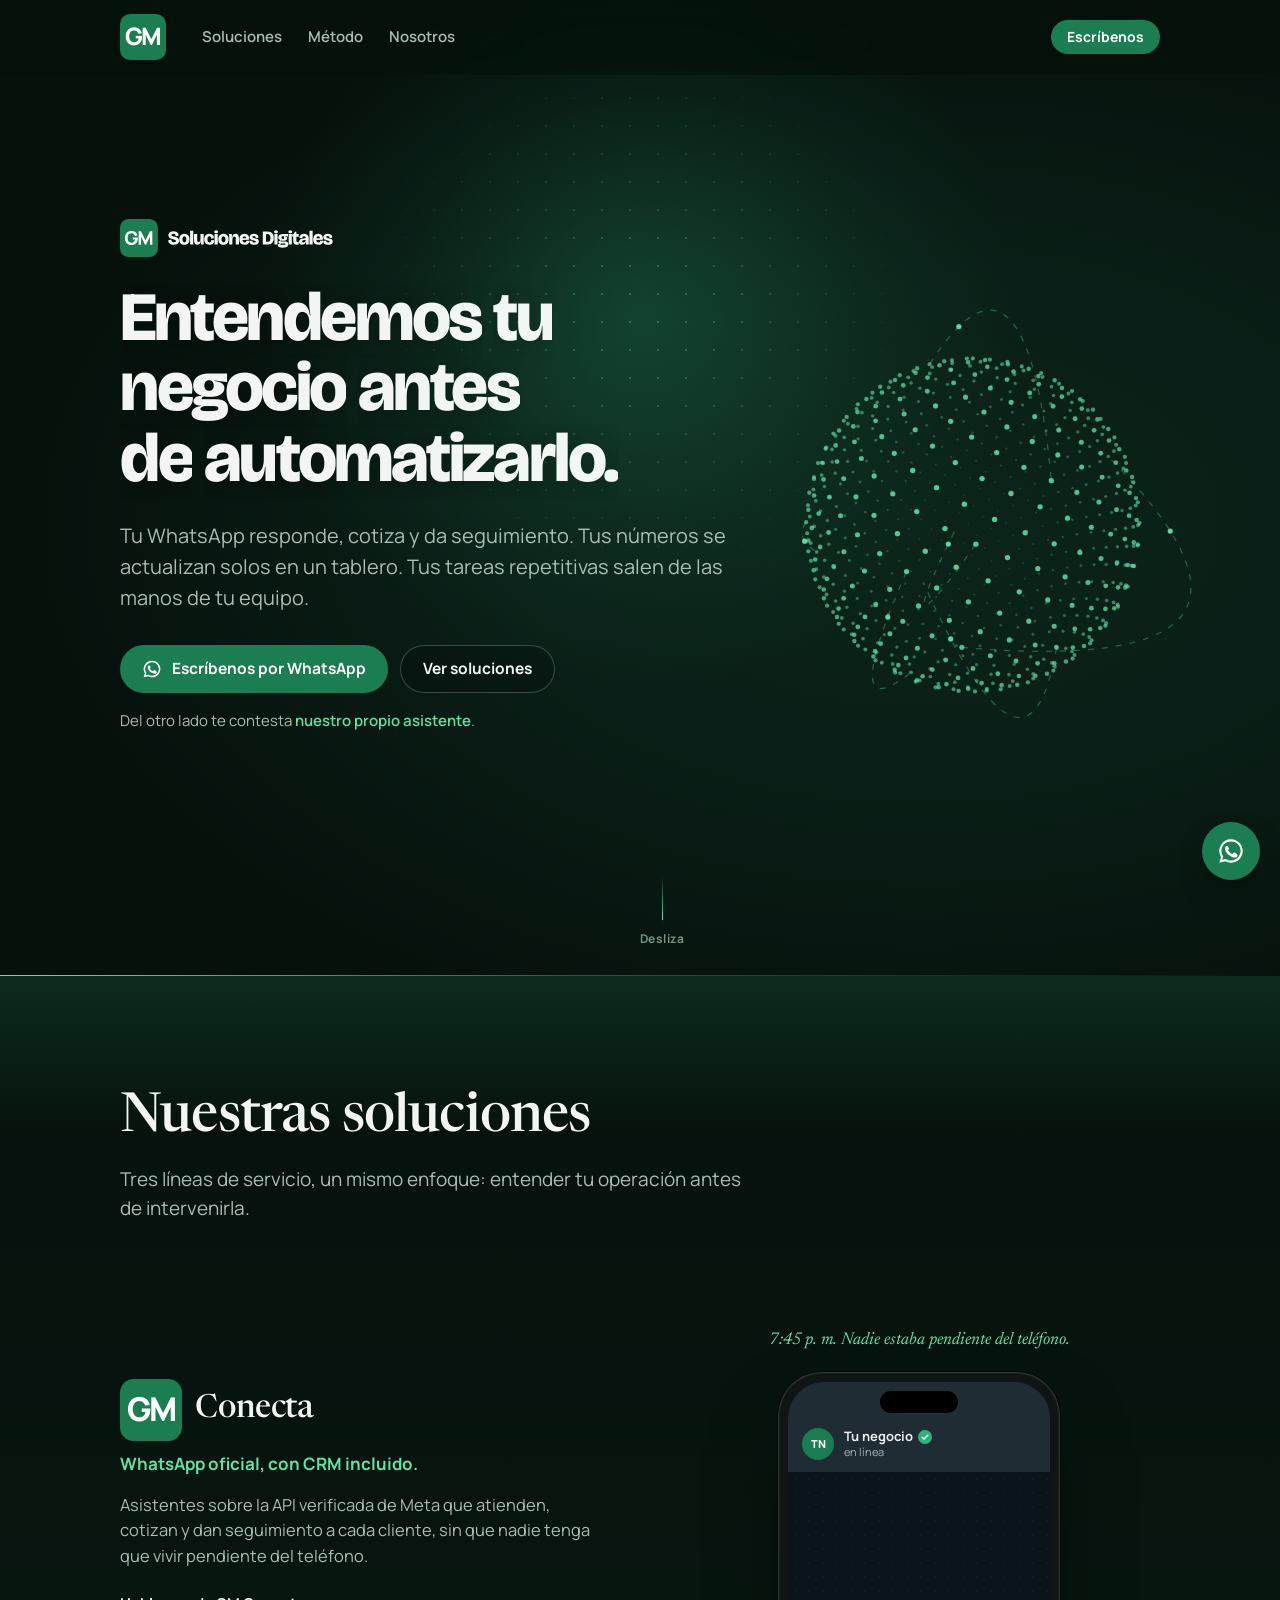
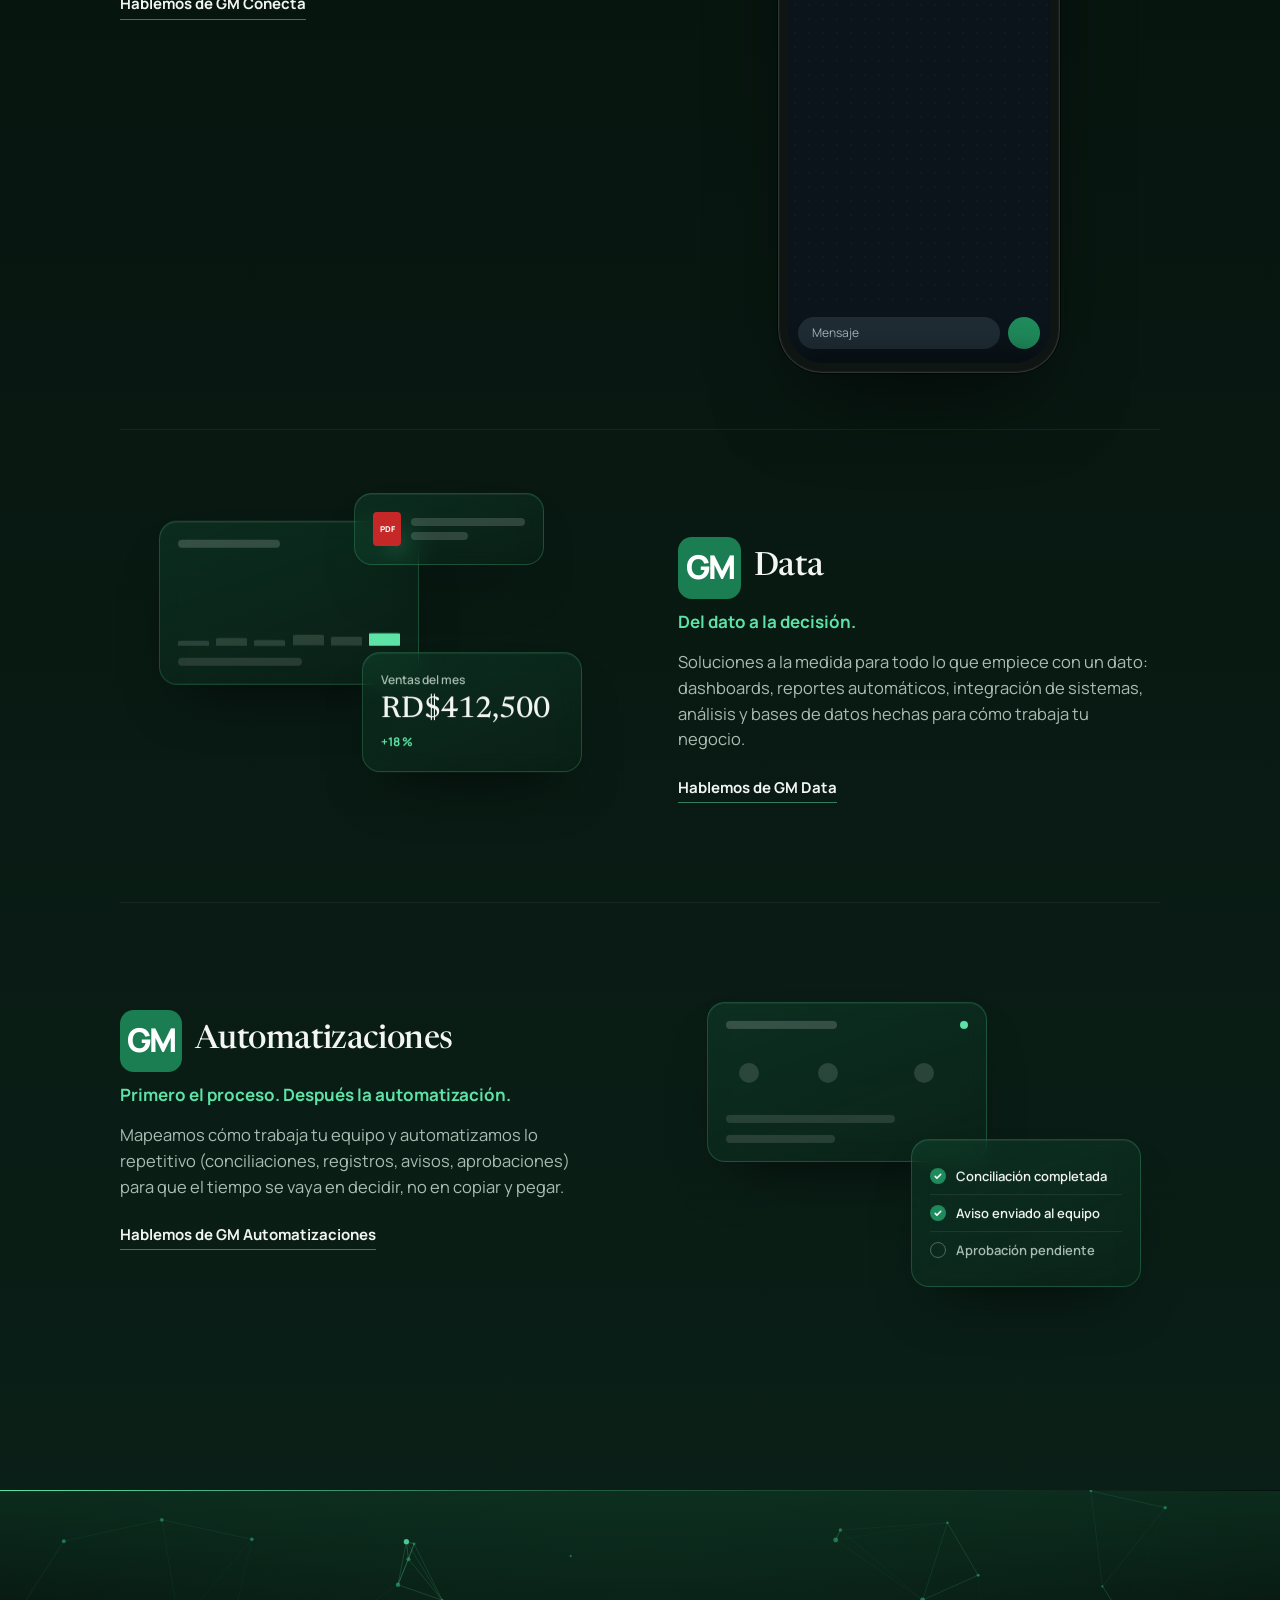
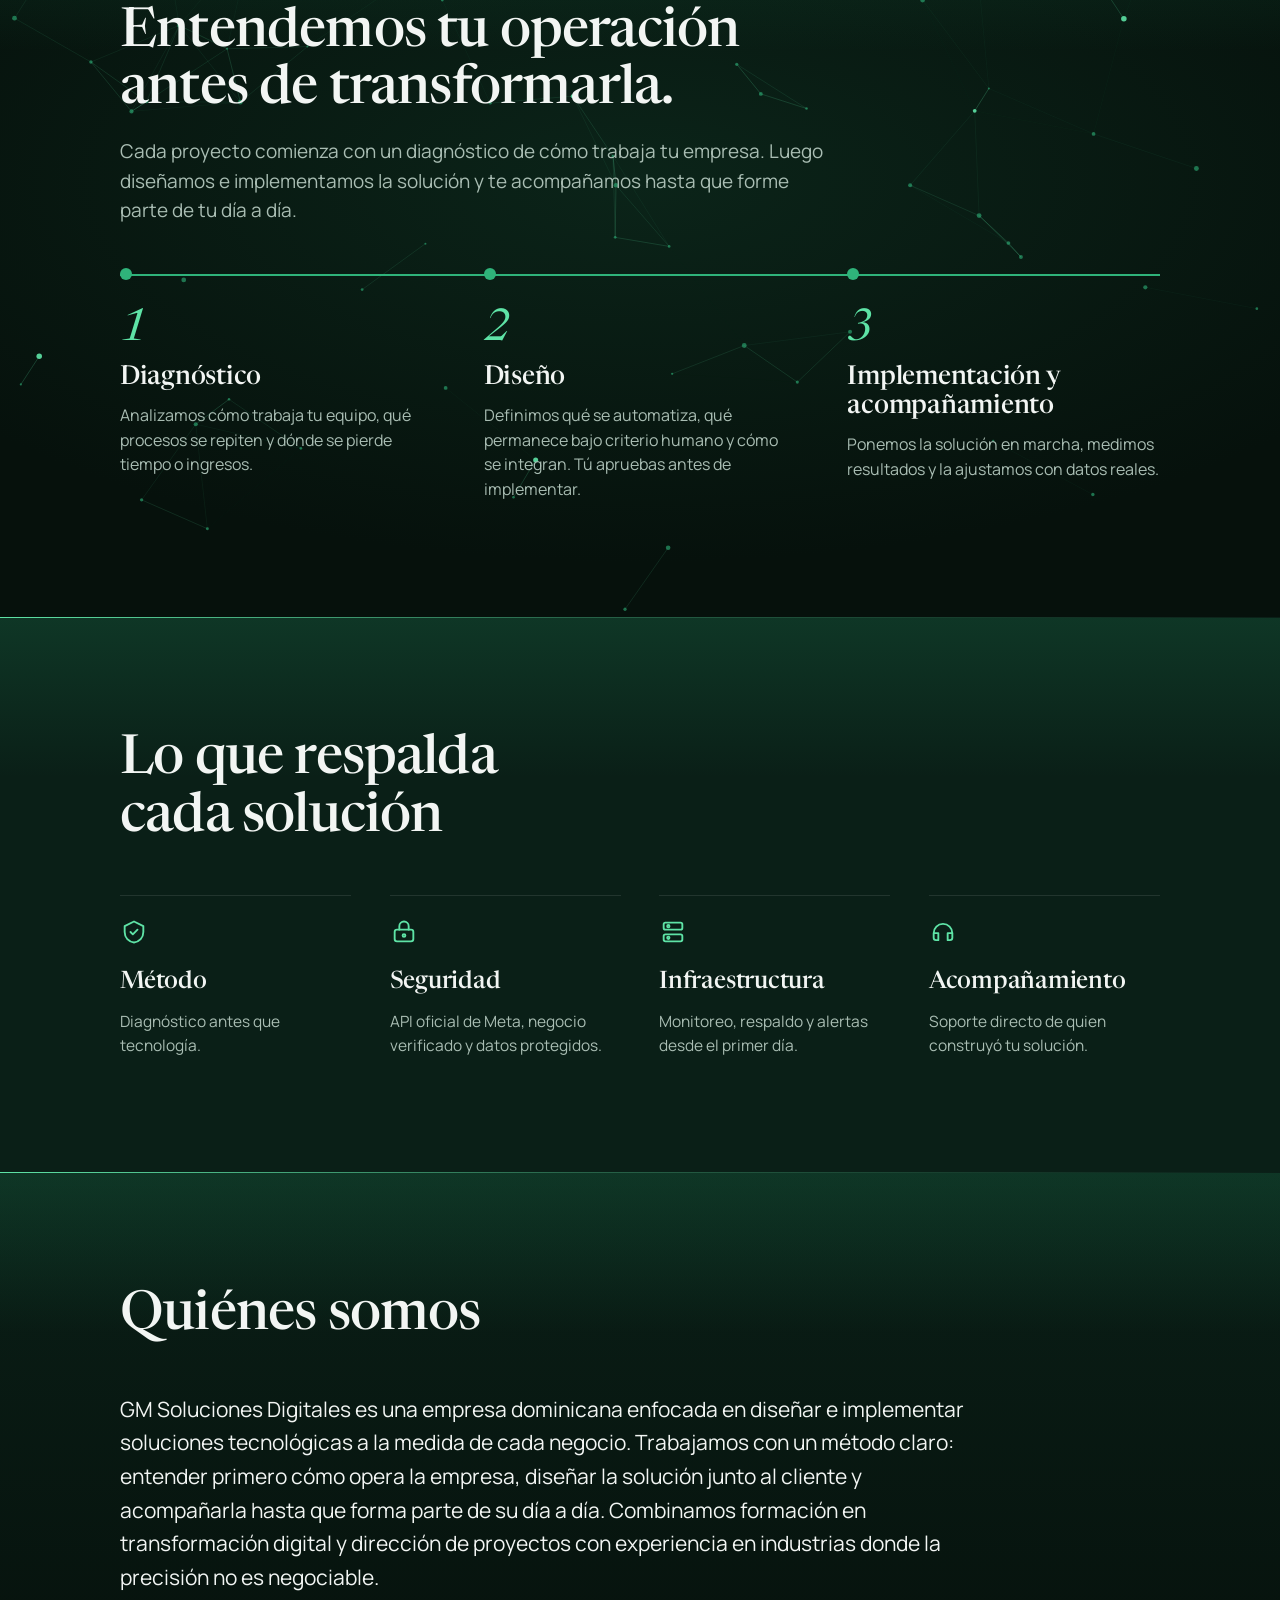
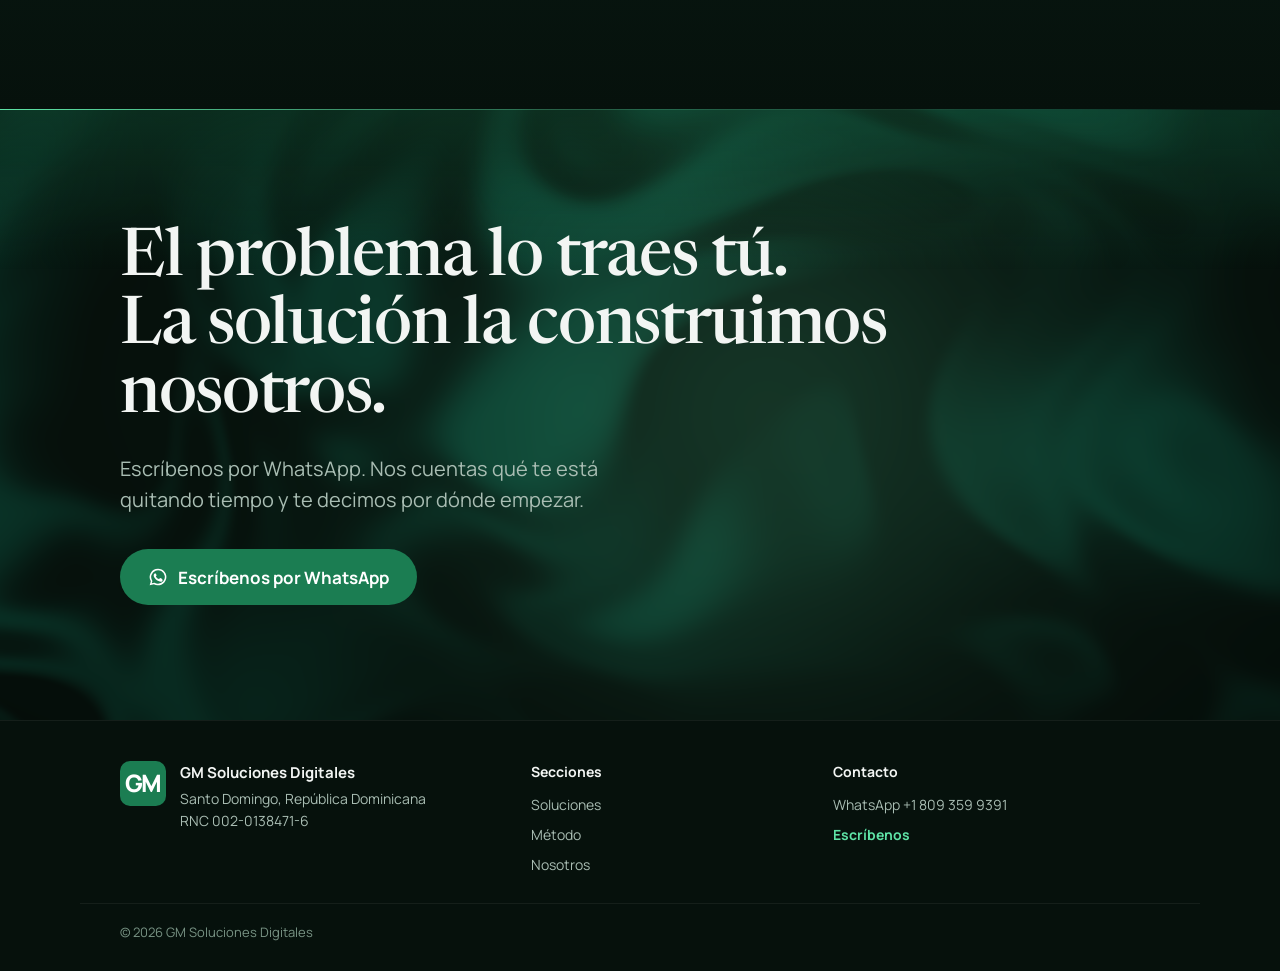
<file: index.html>
<!doctype html>
<html lang="es-DO">
<head>
  <meta charset="utf-8">
  <meta name="viewport" content="width=device-width, initial-scale=1">
  <title>GM Soluciones Digitales · Entendemos tu negocio antes de automatizarlo</title>
  <meta name="description" content="Tu WhatsApp responde, cotiza y da seguimiento. Tus números se actualizan solos en un tablero. Tus tareas repetitivas salen de las manos de tu equipo. República Dominicana.">
  <meta name="theme-color" content="#06110C">
  <meta property="og:title" content="Entendemos tu negocio antes de automatizarlo.">
  <meta property="og:description" content="Tu WhatsApp responde, cotiza y da seguimiento. Tus números se actualizan solos en un tablero. Tus tareas repetitivas salen de las manos de tu equipo.">
  <meta property="og:type" content="website">
  <meta property="og:url" content="https://gmsolucionesrd.com/">
  <meta property="og:locale" content="es_DO">
  <meta property="og:site_name" content="GM Soluciones Digitales">
  <meta property="og:image" content="https://gmsolucionesrd.com/assets/og.png">
  <meta property="og:image:width" content="1200">
  <meta property="og:image:height" content="630">
  <meta property="og:image:type" content="image/png">
  <meta property="og:image:alt" content="GM Soluciones Digitales — Entendemos tu negocio antes de automatizarlo.">
  <meta name="twitter:card" content="summary_large_image">
  <link rel="icon" href="assets/favicon.svg" type="image/svg+xml">
  <link rel="preconnect" href="https://fonts.googleapis.com">
  <link rel="preconnect" href="https://fonts.gstatic.com" crossorigin>
  <link href="https://fonts.googleapis.com/css2?family=Bricolage+Grotesque:opsz,wght@12..96,600;12..96,700;12..96,800&family=Newsreader:ital,opsz,wght@0,6..72,400;0,6..72,500;0,6..72,600;1,6..72,400;1,6..72,500&family=Manrope:wght@400;500;600;700;800&display=swap" rel="stylesheet">
  <link rel="stylesheet" href="css/styles.css?v=2">
</head>
<body>

<a class="skip" href="#soluciones">Ir al contenido</a>
<div class="light" id="light" aria-hidden="true"></div>

<header class="nav" id="nav">
  <div class="nav__inner">
    <a class="mark mark--nav" href="#inicio" aria-label="GM Soluciones Digitales, inicio">GM</a>
    <nav class="nav__links" aria-label="Secciones">
      <a href="#soluciones">Soluciones</a>
      <a href="#metodo">Método</a>
      <a href="#nosotros">Nosotros</a>
    </nav>
    <a class="btn btn--nav" href="https://wa.me/18093599391?text=Hola%2C%20traigo%20un%20problema.%20Vengo%20por%20la%20soluci%C3%B3n." target="_blank" rel="noopener" data-track="wa-nav">Escríbenos</a>
  </div>
</header>

<main>

  <!-- Hero: aurora + globo -->
  <section class="hero" id="inicio">
    <div class="hero__bg" aria-hidden="true">
      <canvas class="hero__globe" data-globe></canvas>
    </div>
    <div class="hero__inner">
      <div class="hero__copy">
        <img class="hero__logo" src="assets/logo/gm-logo-horizontal-claro.svg" alt="GM Soluciones Digitales" width="673" height="120">
        <h1 class="hero__title">Entendemos tu negocio antes de automatizarlo.</h1>
        <p class="hero__lead">Tu WhatsApp responde, cotiza y da seguimiento. Tus números se actualizan solos en un tablero. Tus tareas repetitivas salen de las manos de tu equipo.</p>
        <div class="hero__actions">
          <a class="btn btn--primary" href="https://wa.me/18093599391?text=Hola%2C%20traigo%20un%20problema.%20Vengo%20por%20la%20soluci%C3%B3n." target="_blank" rel="noopener" data-track="wa-hero">
            <svg class="btn__icon" viewBox="0 0 24 24" aria-hidden="true"><use href="#i-wa"/></svg>
            Escríbenos por WhatsApp
          </a>
          <a class="btn btn--ghost" href="#soluciones">Ver soluciones</a>
        </div>
        <p class="hero__proof">Del otro lado te contesta <strong>nuestro propio asistente</strong>.</p>
      </div>
    </div>
    <a class="hero__hint" href="#soluciones" aria-label="Desliza para ver más"><span></span>Desliza</a>
  </section>

  <!-- Soluciones -->
  <section class="section section--solutions" id="soluciones">
    <div class="section__inner">
      <header class="section__head" data-reveal>
        <h2 class="section__title">Nuestras soluciones</h2>
        <p class="section__lead">Tres líneas de servicio, un mismo enfoque: entender tu operación antes de intervenirla.</p>
      </header>

      <article class="sol" data-reveal>
        <div class="sol__copy">
          <h3 class="sol__name"><span class="mark mark--line" aria-hidden="true">GM</span><span class="sol__name-text">Conecta</span></h3>
          <p class="sol__tag">WhatsApp oficial, con CRM incluido.</p>
          <p class="sol__text">Asistentes sobre la API verificada de Meta que atienden, cotizan y dan seguimiento a cada cliente, sin que nadie tenga que vivir pendiente del teléfono.</p>
          <a class="sol__cta" href="https://wa.me/18093599391?text=Quiero%20que%20mi%20WhatsApp%20atienda%20solo." target="_blank" rel="noopener" data-track="wa-conecta">Hablemos de GM Conecta</a>
        </div>
        <div class="sol__visual sol__visual--phone">
          <p class="demo__caption" id="demoCaption"></p>
          <div class="phone" id="phone" role="img" aria-label="Demostración animada: un cliente pide una cotización por WhatsApp y el asistente la gestiona">
            <div class="phone__island" aria-hidden="true"></div>
            <div class="wa">
              <div class="wa__header">
                <div class="wa__avatar" aria-hidden="true">TN</div>
                <div class="wa__who">
                  <div class="wa__name">Tu negocio <svg class="wa__check" viewBox="0 0 20 20" aria-hidden="true"><circle cx="10" cy="10" r="10"/><path d="m6 10.5 2.5 2.5L14 7.5" fill="none" stroke="#fff" stroke-width="2" stroke-linecap="round" stroke-linejoin="round"/></svg></div>
                  <div class="wa__status">en línea</div>
                </div>
              </div>
              <div class="wa__chat" id="waChat"></div>
              <div class="wa__sheet" id="waSheet" aria-hidden="true">
                <div class="wa__sheet-title" id="waSheetTitle"></div>
                <div class="wa__sheet-rows" id="waSheetRows"></div>
              </div>
              <div class="wa__composer" aria-hidden="true">
                <div class="wa__input">Mensaje</div>
                <div class="wa__mic"></div>
              </div>
            </div>
          </div>
        </div>
      </article>

      <article class="sol sol--flip" data-reveal>
        <div class="sol__copy">
          <h3 class="sol__name"><span class="mark mark--line" aria-hidden="true">GM</span><span class="sol__name-text">Data</span></h3>
          <p class="sol__tag">Del dato a la decisión.</p>
          <p class="sol__text">Soluciones a la medida para todo lo que empiece con un dato: dashboards, reportes automáticos, integración de sistemas, análisis y bases de datos hechas para cómo trabaja tu negocio.</p>
          <a class="sol__cta" href="https://wa.me/18093599391?text=Tengo%20los%20datos%20regados%20y%20quiero%20verlos%20claros." target="_blank" rel="noopener" data-track="wa-data">Hablemos de GM Data</a>
        </div>
        <div class="sol__visual">
          <div class="panels" data-panels aria-hidden="true">
            <div class="panel panel--bars" data-depth="1.4">
              <div class="p-head"><b></b><i></i></div>
              <div class="p-bars" data-loop><i style="--h:38%"></i><i style="--h:62%"></i><i style="--h:48%"></i><i style="--h:84%"></i><i style="--h:70%"></i><i class="hi" style="--h:100%"></i></div>
              <div class="p-line" style="width:56%"></div>
            </div>
            <div class="panel panel--kpi" data-depth="0.8">
              <div class="p-kpi"><span>Ventas del mes</span><strong>RD$412,500</strong><em>+18 %</em></div>
            </div>
            <div class="panel panel--doc" data-depth="1.1">
              <div class="p-doc"><i>PDF</i><div><b></b><b></b></div></div>
            </div>
          </div>
        </div>
      </article>

      <article class="sol" data-reveal>
        <div class="sol__copy">
          <h3 class="sol__name"><span class="mark mark--line" aria-hidden="true">GM</span><span class="sol__name-text">Automatizaciones</span></h3>
          <p class="sol__tag">Primero el proceso. Después la automatización.</p>
          <p class="sol__text">Mapeamos cómo trabaja tu equipo y automatizamos lo repetitivo (conciliaciones, registros, avisos, aprobaciones) para que el tiempo se vaya en decidir, no en copiar y pegar.</p>
          <a class="sol__cta" href="https://wa.me/18093599391?text=Tengo%20un%20proceso%20manual%20que%20quiero%20automatizar." target="_blank" rel="noopener" data-track="wa-automatizaciones">Hablemos de GM Automatizaciones</a>
        </div>
        <div class="sol__visual">
          <div class="panels" data-panels aria-hidden="true">
            <div class="panel panel--flow" data-depth="1.3">
              <div class="p-head"><b></b><i></i></div>
              <svg class="p-flow" viewBox="0 0 240 60" fill="none" data-loop>
                <path class="flow__path" d="M22 30 H84 M118 30 H180" stroke-width="2" stroke-linecap="round"/>
                <circle class="flow__node" cx="22" cy="30" r="10"/>
                <circle class="flow__node flow__node--2" cx="101" cy="30" r="10"/>
                <circle class="flow__node flow__node--3" cx="197" cy="30" r="10"/>
                <path class="flow__tick" d="m192 30 3.5 3.5 6.5-7" stroke="#06110C" stroke-width="2.2" stroke-linecap="round" stroke-linejoin="round"/>
              </svg>
              <div class="p-line" style="width:70%"></div>
              <div class="p-line" style="width:45%"></div>
            </div>
            <div class="panel panel--check" data-depth="0.7">
              <div class="p-check"><i></i><span>Conciliación completada</span></div>
              <div class="p-check"><i></i><span>Aviso enviado al equipo</span></div>
              <div class="p-check p-check--wait"><i></i><span>Aprobación pendiente</span></div>
            </div>
          </div>
        </div>
      </article>
    </div>
  </section>

  <!-- Método: constelación -->
  <section class="section section--method" id="metodo">
    <canvas class="section__canvas" data-constellation aria-hidden="true"></canvas>
    <div class="section__inner">
      <header class="section__head section__head--wide" data-reveal>
        <h2 class="section__title">Entendemos tu operación antes de transformarla.</h2>
        <p class="section__lead">Cada proyecto comienza con un diagnóstico de cómo trabaja tu empresa. Luego diseñamos e implementamos la solución y te acompañamos hasta que forme parte de tu día a día.</p>
      </header>
      <ol class="steps" data-reveal>
        <svg class="steps__line" viewBox="0 0 1000 2" preserveAspectRatio="none" aria-hidden="true"><path d="M0 1 H1000" stroke-width="2" stroke-linecap="round"/></svg>
        <li class="step">
          <span class="step__num">1</span>
          <h3 class="step__name">Diagnóstico</h3>
          <p class="step__text">Analizamos cómo trabaja tu equipo, qué procesos se repiten y dónde se pierde tiempo o ingresos.</p>
        </li>
        <li class="step">
          <span class="step__num">2</span>
          <h3 class="step__name">Diseño</h3>
          <p class="step__text">Definimos qué se automatiza, qué permanece bajo criterio humano y cómo se integran. Tú apruebas antes de implementar.</p>
        </li>
        <li class="step">
          <span class="step__num">3</span>
          <h3 class="step__name">Implementación y acompañamiento</h3>
          <p class="step__text">Ponemos la solución en marcha, medimos resultados y la ajustamos con datos reales.</p>
        </li>
      </ol>
    </div>
  </section>

  <!-- Pilares -->
  <section class="section section--pillars" id="pilares">
    <div class="section__inner">
      <header class="section__head" data-reveal>
        <h2 class="section__title">Lo que respalda cada solución</h2>
      </header>
      <ul class="pillars" data-reveal>
        <li class="pillar">
          <svg class="pillar__icon" viewBox="0 0 24 24" aria-hidden="true"><path d="M12 3 4 7v5c0 5 3.4 8.4 8 9 4.6-.6 8-4 8-9V7l-8-4Z"/><path d="m9 12 2 2 4-4"/></svg>
          <h3 class="pillar__name">Método</h3>
          <p class="pillar__text">Diagnóstico antes que tecnología.</p>
        </li>
        <li class="pillar">
          <svg class="pillar__icon" viewBox="0 0 24 24" aria-hidden="true"><rect x="4" y="10" width="16" height="10" rx="2"/><path d="M8 10V7a4 4 0 0 1 8 0v3"/><circle cx="12" cy="15" r="1.2"/></svg>
          <h3 class="pillar__name">Seguridad</h3>
          <p class="pillar__text">API oficial de Meta, negocio verificado y datos protegidos.</p>
        </li>
        <li class="pillar">
          <svg class="pillar__icon" viewBox="0 0 24 24" aria-hidden="true"><rect x="4" y="4" width="16" height="6" rx="1.5"/><rect x="4" y="14" width="16" height="6" rx="1.5"/><circle cx="8" cy="7" r="1"/><circle cx="8" cy="17" r="1"/></svg>
          <h3 class="pillar__name">Infraestructura</h3>
          <p class="pillar__text">Monitoreo, respaldo y alertas desde el primer día.</p>
        </li>
        <li class="pillar">
          <svg class="pillar__icon" viewBox="0 0 24 24" aria-hidden="true"><path d="M4 13a8 8 0 0 1 16 0v4a2 2 0 0 1-2 2h-2v-6h4M4 13h4v6H6a2 2 0 0 1-2-2v-4Z"/></svg>
          <h3 class="pillar__name">Acompañamiento</h3>
          <p class="pillar__text">Soporte directo de quien construyó tu solución.</p>
        </li>
      </ul>
    </div>
  </section>

  <!-- Quiénes somos -->
  <section class="section section--about" id="nosotros">
    <div class="section__inner">
      <header class="section__head" data-reveal>
        <h2 class="section__title">Quiénes somos</h2>
      </header>
      <p class="prose" data-reveal>GM Soluciones Digitales es una empresa dominicana enfocada en diseñar e implementar soluciones tecnológicas a la medida de cada negocio. Trabajamos con un método claro: entender primero cómo opera la empresa, diseñar la solución junto al cliente y acompañarla hasta que forma parte de su día a día. Combinamos formación en transformación digital y dirección de proyectos con experiencia en industrias donde la precisión no es negociable.</p>
    </div>
  </section>

  <!-- Clientes (oculto hasta el primer contrato) -->
  <section class="section" id="clientes" hidden>
    <div class="section__inner">
      <header class="section__head">
        <h2 class="section__title">Los negocios que confían en nosotros aparecen aquí con su permiso, no antes.</h2>
      </header>
      <div class="logos"></div>
    </div>
  </section>

  <!-- Cierre: aurora suave -->
  <section class="closing" id="contacto">
    <div class="closing__bg" aria-hidden="true"><canvas data-aurora="0.55"></canvas></div>
    <div class="section__inner">
      <h2 class="closing__title" data-reveal>El problema lo traes tú.<br>La solución la construimos nosotros.</h2>
      <p class="closing__lead" data-reveal>Escríbenos por WhatsApp. Nos cuentas qué te está quitando tiempo y te decimos por dónde empezar.</p>
      <a class="btn btn--primary btn--lg" href="https://wa.me/18093599391?text=Hola%2C%20traigo%20un%20problema.%20Vengo%20por%20la%20soluci%C3%B3n." target="_blank" rel="noopener" data-track="wa-closing" data-reveal>
        <svg class="btn__icon" viewBox="0 0 24 24" aria-hidden="true"><use href="#i-wa"/></svg>
        Escríbenos por WhatsApp
      </a>
    </div>
  </section>

</main>

<footer class="footer">
  <div class="footer__inner">
    <div class="footer__brand">
      <span class="mark mark--footer" aria-hidden="true">GM</span>
      <div>
        <p class="footer__name">GM Soluciones Digitales</p>
        <p class="footer__legal">Santo Domingo, República Dominicana<br>RNC 002-0138471-6</p>
      </div>
    </div>
    <nav class="footer__col" aria-label="Secciones del pie">
      <p class="footer__head">Secciones</p>
      <a href="#soluciones">Soluciones</a>
      <a href="#metodo">Método</a>
      <a href="#nosotros">Nosotros</a>
    </nav>
    <div class="footer__col">
      <p class="footer__head">Contacto</p>
      <a href="https://wa.me/18093599391" target="_blank" rel="noopener" data-track="wa-footer">WhatsApp +1 809 359 9391</a>
      <a class="footer__cta" href="https://wa.me/18093599391?text=Hola%2C%20traigo%20un%20problema.%20Vengo%20por%20la%20soluci%C3%B3n." target="_blank" rel="noopener" data-track="wa-footer-cta">Escríbenos</a>
    </div>
  </div>
  <p class="footer__copy">© 2026 GM Soluciones Digitales</p>
</footer>


<a class="fab" href="https://wa.me/18093599391?text=Hola%2C%20traigo%20un%20problema.%20Vengo%20por%20la%20soluci%C3%B3n." target="_blank" rel="noopener" aria-label="Escríbenos por WhatsApp" data-track="wa-fab">
  <span class="fab__ring" aria-hidden="true"></span>
  <svg viewBox="0 0 24 24" aria-hidden="true"><use href="#i-wa"/></svg>
  <span class="fab__label">Escríbenos</span>
</a>

<svg width="0" height="0" style="position:absolute" aria-hidden="true">
  <symbol id="i-wa" viewBox="0 0 24 24"><path d="M12 2a10 10 0 0 0-8.6 15.1L2 22l5.1-1.3A10 10 0 1 0 12 2Zm0 18.2a8.2 8.2 0 0 1-4.2-1.2l-.3-.2-3 .8.8-2.9-.2-.3A8.2 8.2 0 1 1 12 20.2Zm4.5-6.1c-.2-.1-1.5-.7-1.7-.8-.2-.1-.4-.1-.6.1l-.8 1c-.1.2-.3.2-.5.1a6.7 6.7 0 0 1-3.3-2.9c-.3-.4.2-.4.7-1.3.1-.2 0-.3 0-.4l-.8-1.8c-.2-.5-.4-.4-.6-.4h-.5c-.2 0-.5.1-.7.3-.2.3-.9.9-.9 2.2s.9 2.5 1.1 2.7c.1.2 1.9 2.9 4.6 4 1.7.7 2.3.8 3.2.7.5-.1 1.5-.6 1.7-1.2.2-.6.2-1.1.2-1.2-.1-.2-.3-.2-.6-.3Z"/></symbol>
</svg>

<script src="js/main.js?v=2" defer></script>
</body>
</html>
</file>
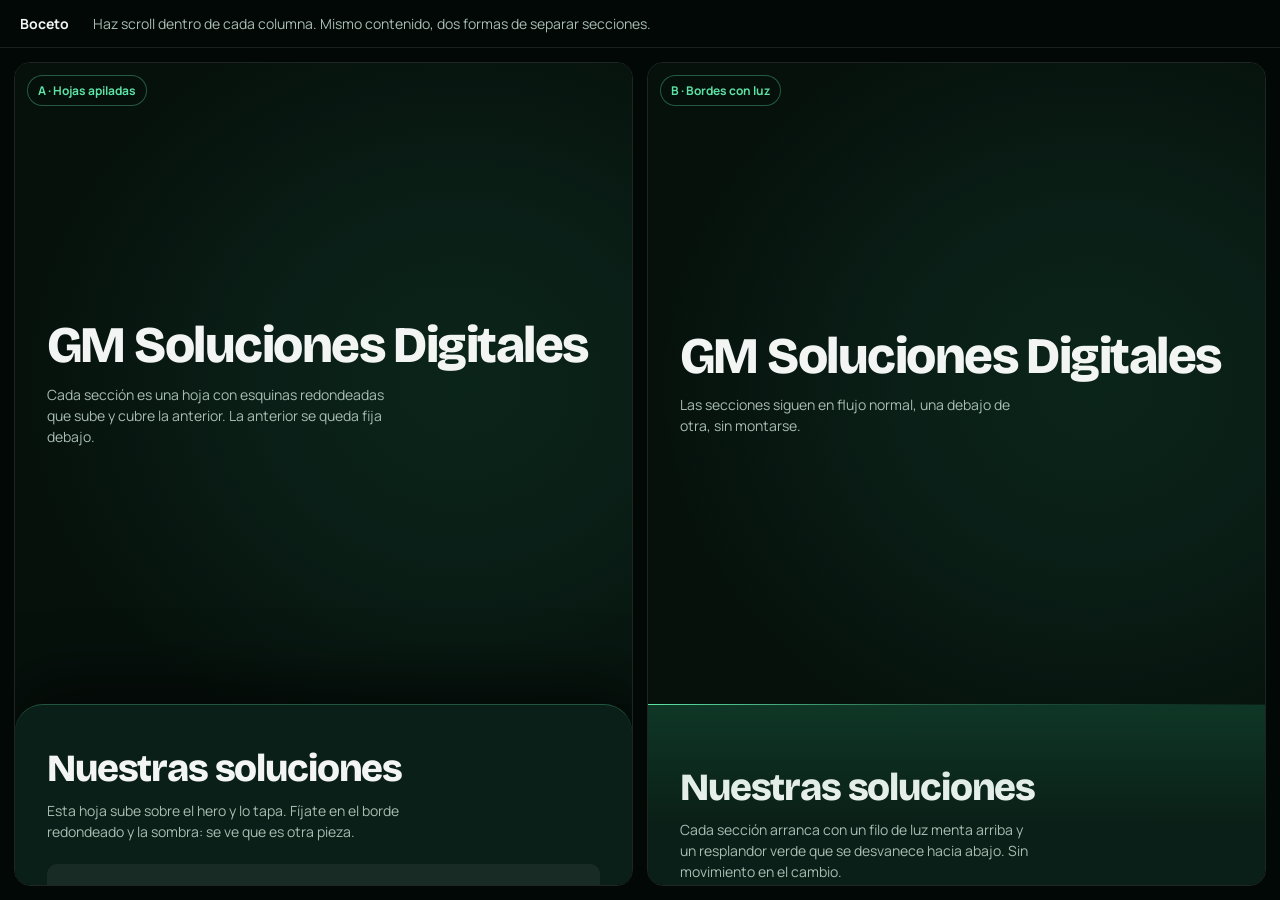
<file: boceto-secciones.html>
<!doctype html>
<html lang="es-DO">
<head>
  <meta charset="utf-8">
  <meta name="viewport" content="width=device-width, initial-scale=1">
  <title>Boceto: separación de secciones</title>
  <meta name="robots" content="noindex">
  <link href="https://fonts.googleapis.com/css2?family=Bricolage+Grotesque:opsz,wght@12..96,700;12..96,800&family=Manrope:wght@500;700&display=swap" rel="stylesheet">
  <style>
    :root { --bg:#06110C; --bg2:#0A1F17; --bg3:#0B2419; --bg4:#0F2E21; --ink:#F2F5F3; --ink2:#A9BDB3; --mint:#5EE3A6; --brand:#1F8A5B; }
    * { box-sizing: border-box; }
    body { margin:0; background:#020806; color:var(--ink); font-family: Manrope, system-ui, sans-serif; height:100vh; display:grid; grid-template-rows:auto 1fr; }
    header { padding: 14px 20px; display:flex; gap:24px; align-items:center; border-bottom:1px solid rgba(242,245,243,.1); font-size:14px; color:var(--ink2); }
    header b { color: var(--ink); }
    .cols { display:grid; grid-template-columns:1fr 1fr; gap:14px; padding:14px; min-height:0; }
    .frame { position:relative; border:1px solid rgba(242,245,243,.12); border-radius:16px; overflow:hidden; min-height:0; }
    .frame__tag { position:absolute; top:12px; left:12px; z-index:50; font-size:12px; font-weight:700; color:var(--mint); background:rgba(6,17,12,.7); border:1px solid rgba(94,227,166,.35); padding:6px 10px; border-radius:999px; }
    .scroll { height:100%; overflow-y:auto; background:var(--bg); scroll-behavior:smooth; }
    h2 { margin:0; font-family:"Bricolage Grotesque", sans-serif; font-weight:800; font-size:clamp(26px, 3vw, 40px); letter-spacing:-.03em; line-height:1; }
    p { margin:12px 0 0; color:var(--ink2); max-width:40ch; font-size:14px; line-height:1.5; }
    .hero { height:78%; display:flex; flex-direction:column; justify-content:center; padding:0 32px; background: radial-gradient(ellipse 70% 60% at 72% 50%, var(--bg3) 0%, var(--bg2) 45%, var(--bg) 100%); }
    .hero h2 { font-size:clamp(34px,4vw,52px); }
    .fill { height:56px; border-radius:10px; background:rgba(242,245,243,.06); margin-top:22px; }
    .fill.short { width:60%; }

    /* A: hojas apiladas */
    .a .sheet { position:sticky; top:0; min-height:100%; padding:44px 32px 60px; border-radius:28px 28px 0 0; box-shadow: 0 -24px 60px rgba(0,0,0,.55); border-top:1px solid rgba(94,227,166,.28); }
    .a .s1 { background:var(--bg2); z-index:2; }
    .a .s2 { background:var(--bg3); z-index:3; }
    .a .s3 { background:var(--bg2); z-index:4; }
    .a .s4 { background:var(--bg4); z-index:5; }
    .a .hero { position:sticky; top:0; z-index:1; }

    /* B: bordes con luz */
    .b .flat { padding:64px 32px 72px; position:relative; }
    .b .flat::before { content:""; position:absolute; left:0; right:0; top:0; height:1px; background:linear-gradient(90deg, var(--mint), rgba(94,227,166,.35) 45%, transparent); }
    .b .flat::after { content:""; position:absolute; left:0; right:0; top:1px; height:120px; background:linear-gradient(180deg, rgba(31,138,91,.22), transparent); pointer-events:none; }
    .b .s1 { background:var(--bg2); } .b .s2 { background:var(--bg); } .b .s3 { background:var(--bg2); } .b .s4 { background:var(--bg); }
  </style>
</head>
<body>
<header><b>Boceto</b> Haz scroll dentro de cada columna. Mismo contenido, dos formas de separar secciones.</header>
<div class="cols">

  <div class="frame">
    <span class="frame__tag">A · Hojas apiladas</span>
    <div class="scroll a">
      <section class="hero"><h2>GM Soluciones Digitales</h2><p>Cada sección es una hoja con esquinas redondeadas que sube y cubre la anterior. La anterior se queda fija debajo.</p></section>
      <section class="sheet s1"><h2>Nuestras soluciones</h2><p>Esta hoja sube sobre el hero y lo tapa. Fíjate en el borde redondeado y la sombra: se ve que es otra pieza.</p><div class="fill"></div><div class="fill short"></div></section>
      <section class="sheet s2"><h2>Método</h2><p>Otra hoja, otro tono de verde. Cada sección es un objeto físico distinto.</p><div class="fill"></div><div class="fill short"></div></section>
      <section class="sheet s3"><h2>Lo que respalda cada solución</h2><p>Sigue subiendo.</p><div class="fill"></div><div class="fill short"></div></section>
      <section class="sheet s4"><h2>El problema lo traes tú.</h2><p>Última hoja, la más verde: cierra la pila.</p><div class="fill"></div></section>
    </div>
  </div>

  <div class="frame">
    <span class="frame__tag">B · Bordes con luz</span>
    <div class="scroll b">
      <section class="hero"><h2>GM Soluciones Digitales</h2><p>Las secciones siguen en flujo normal, una debajo de otra, sin montarse.</p></section>
      <section class="flat s1"><h2>Nuestras soluciones</h2><p>Cada sección arranca con un filo de luz menta arriba y un resplandor verde que se desvanece hacia abajo. Sin movimiento en el cambio.</p><div class="fill"></div><div class="fill short"></div></section>
      <section class="flat s2"><h2>Método</h2><p>Mismo filo, fondo alterno.</p><div class="fill"></div><div class="fill short"></div></section>
      <section class="flat s3"><h2>Lo que respalda cada solución</h2><p>Más sobrio. Separa, pero no "pasa nada" al cambiar.</p><div class="fill"></div><div class="fill short"></div></section>
      <section class="flat s4"><h2>El problema lo traes tú.</h2><p>Cierre.</p><div class="fill"></div></section>
    </div>
  </div>

</div>
</body>
</html>
</file>
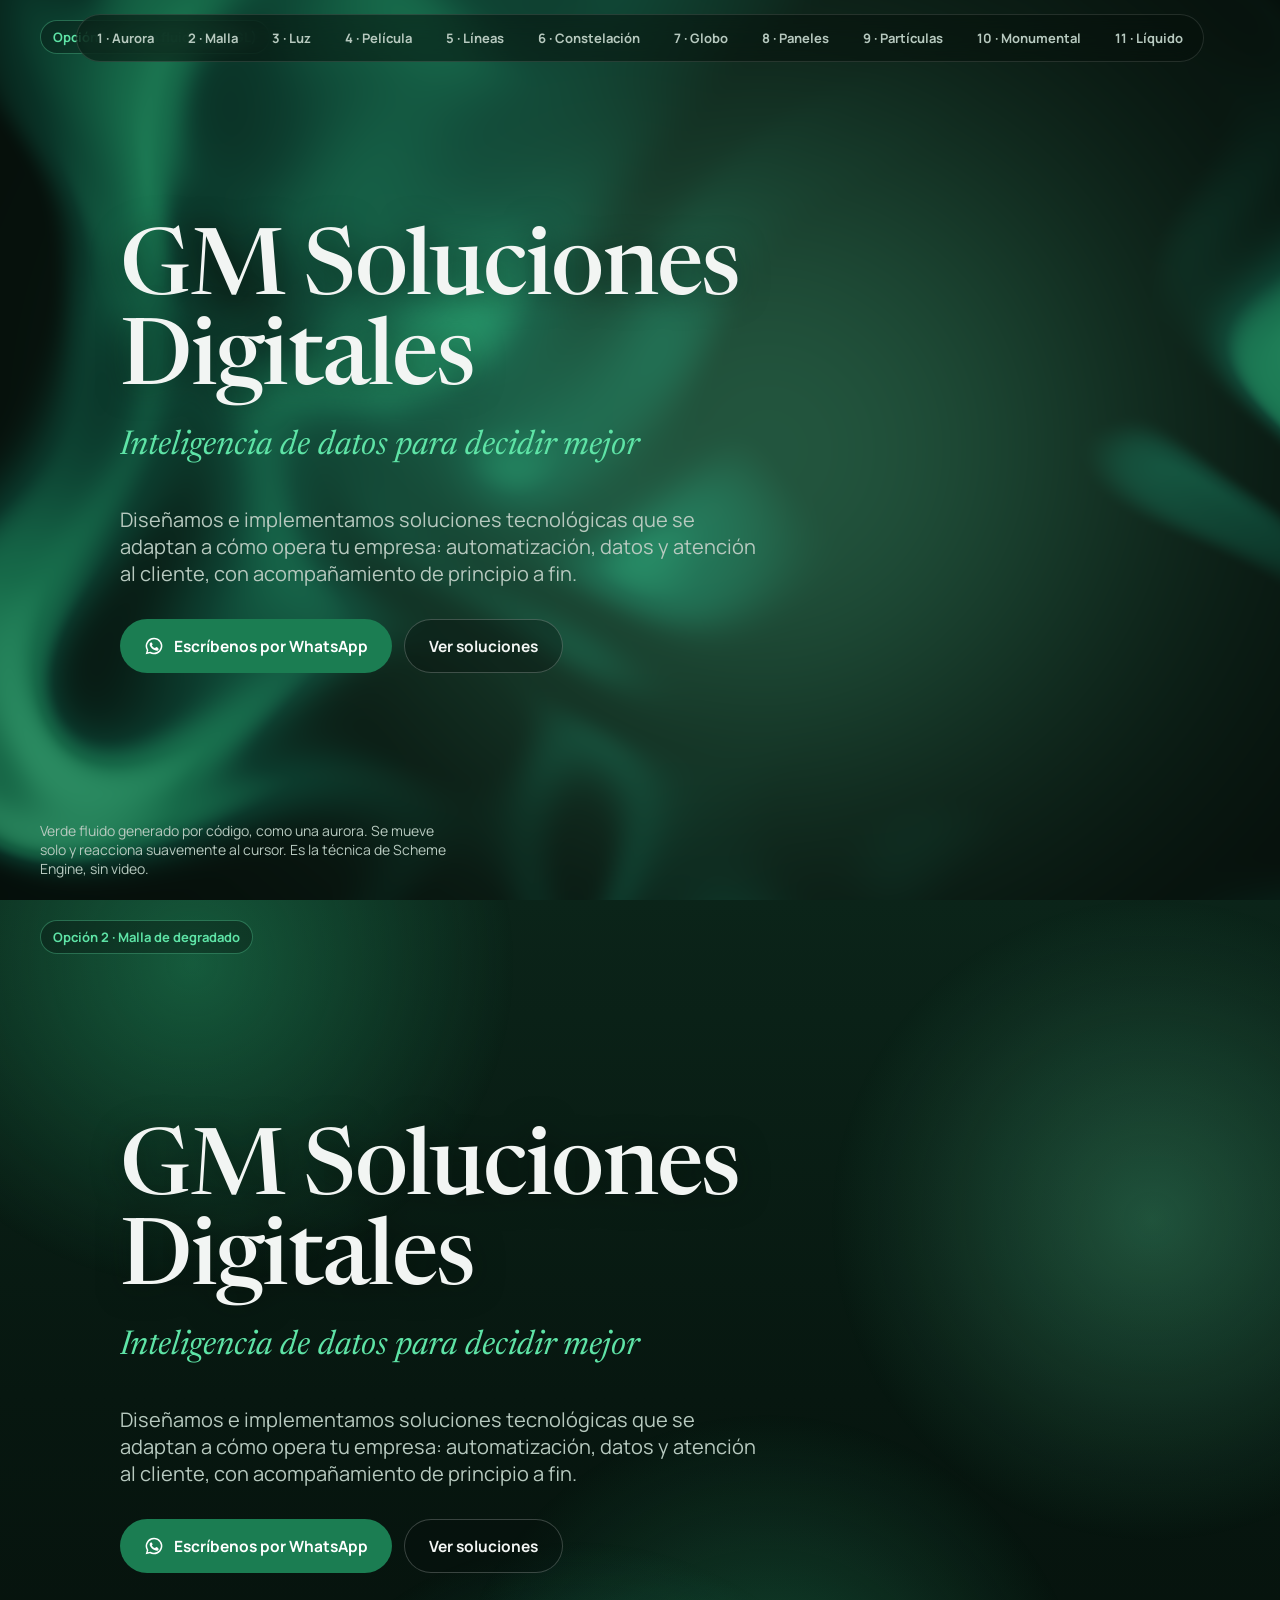
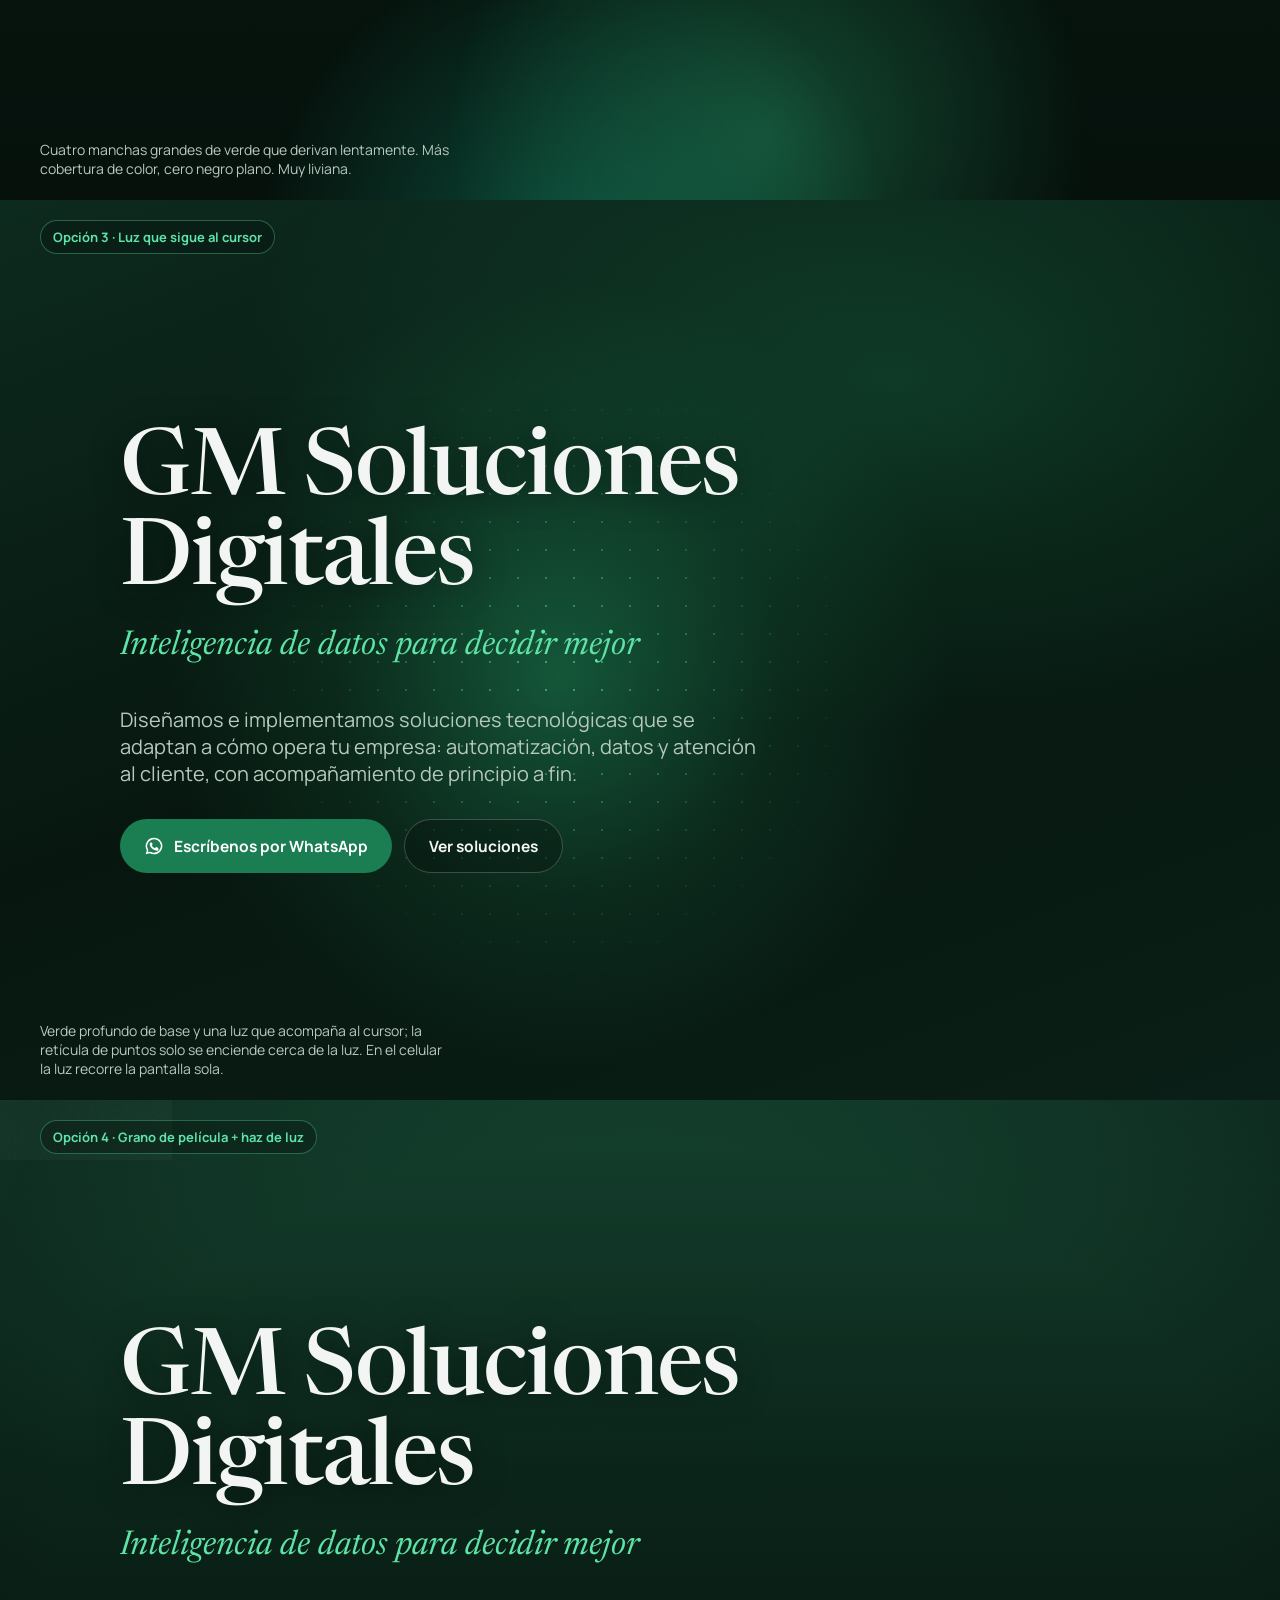
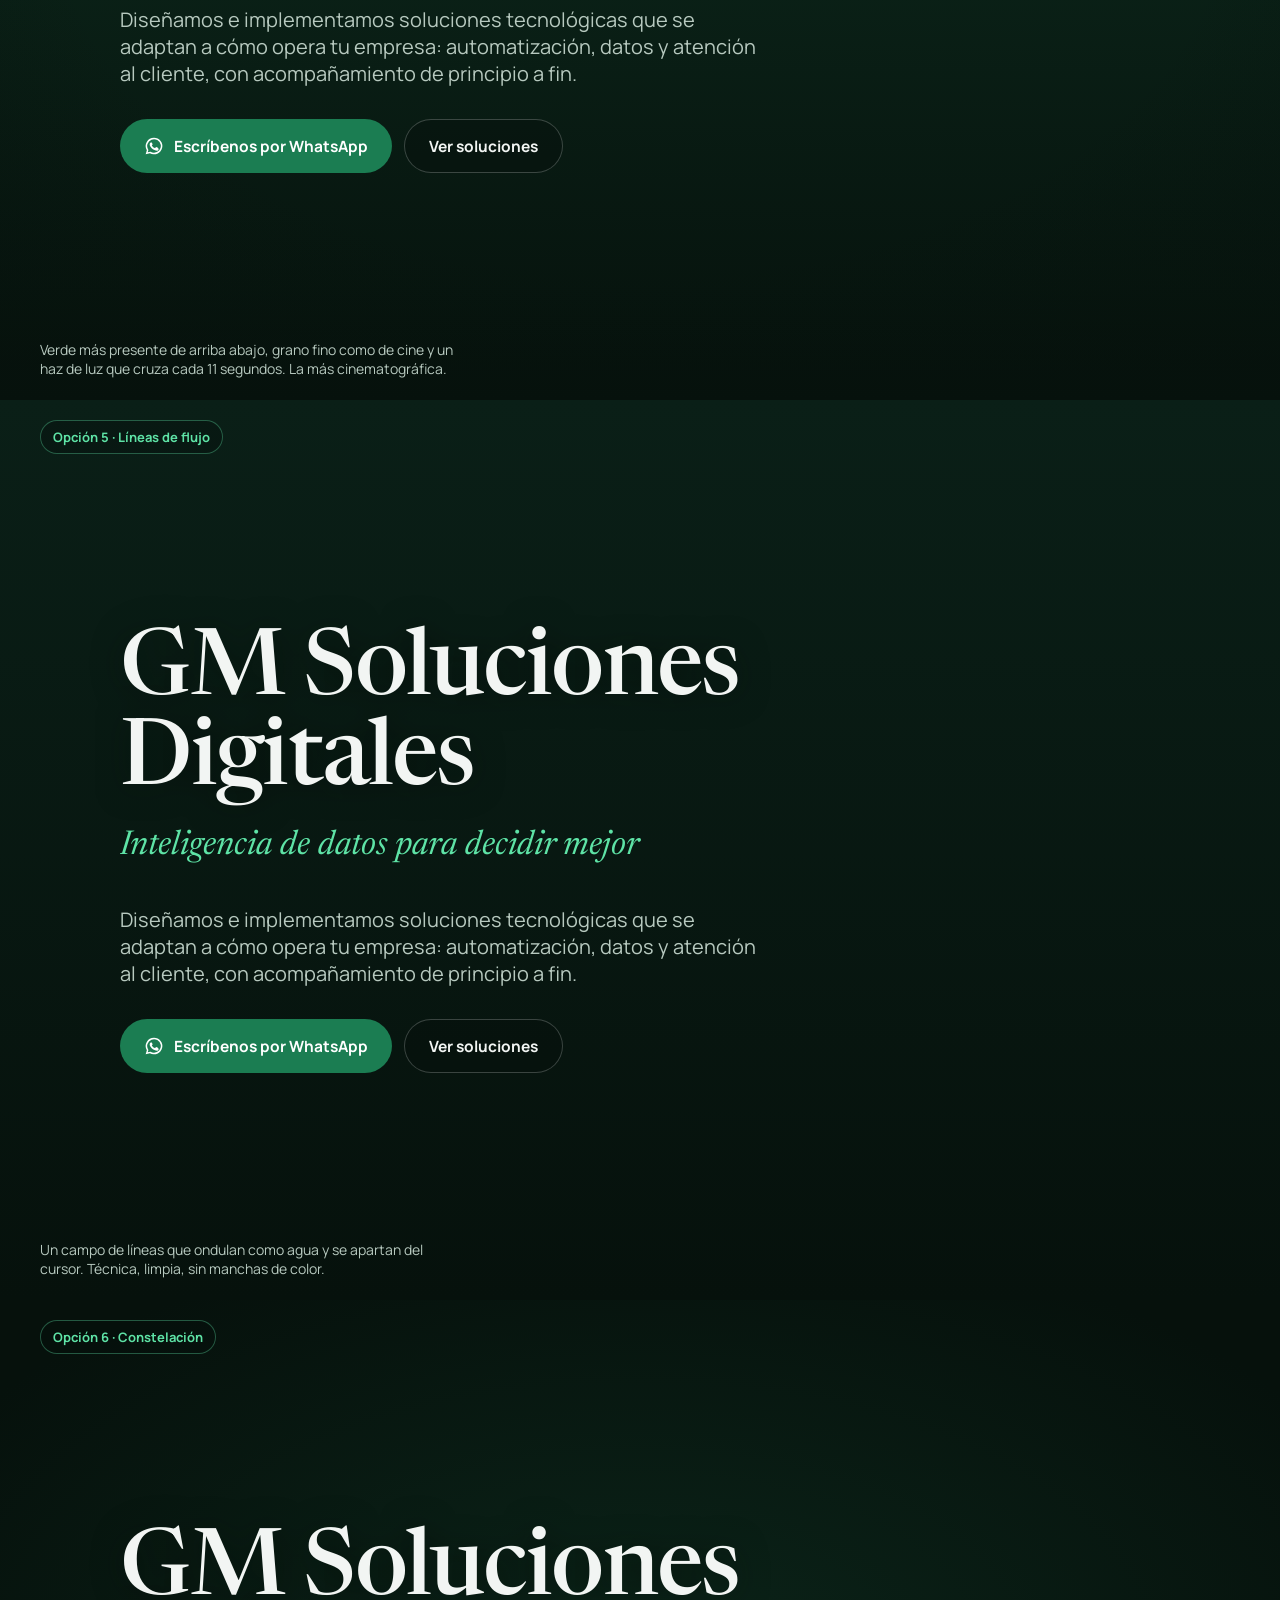
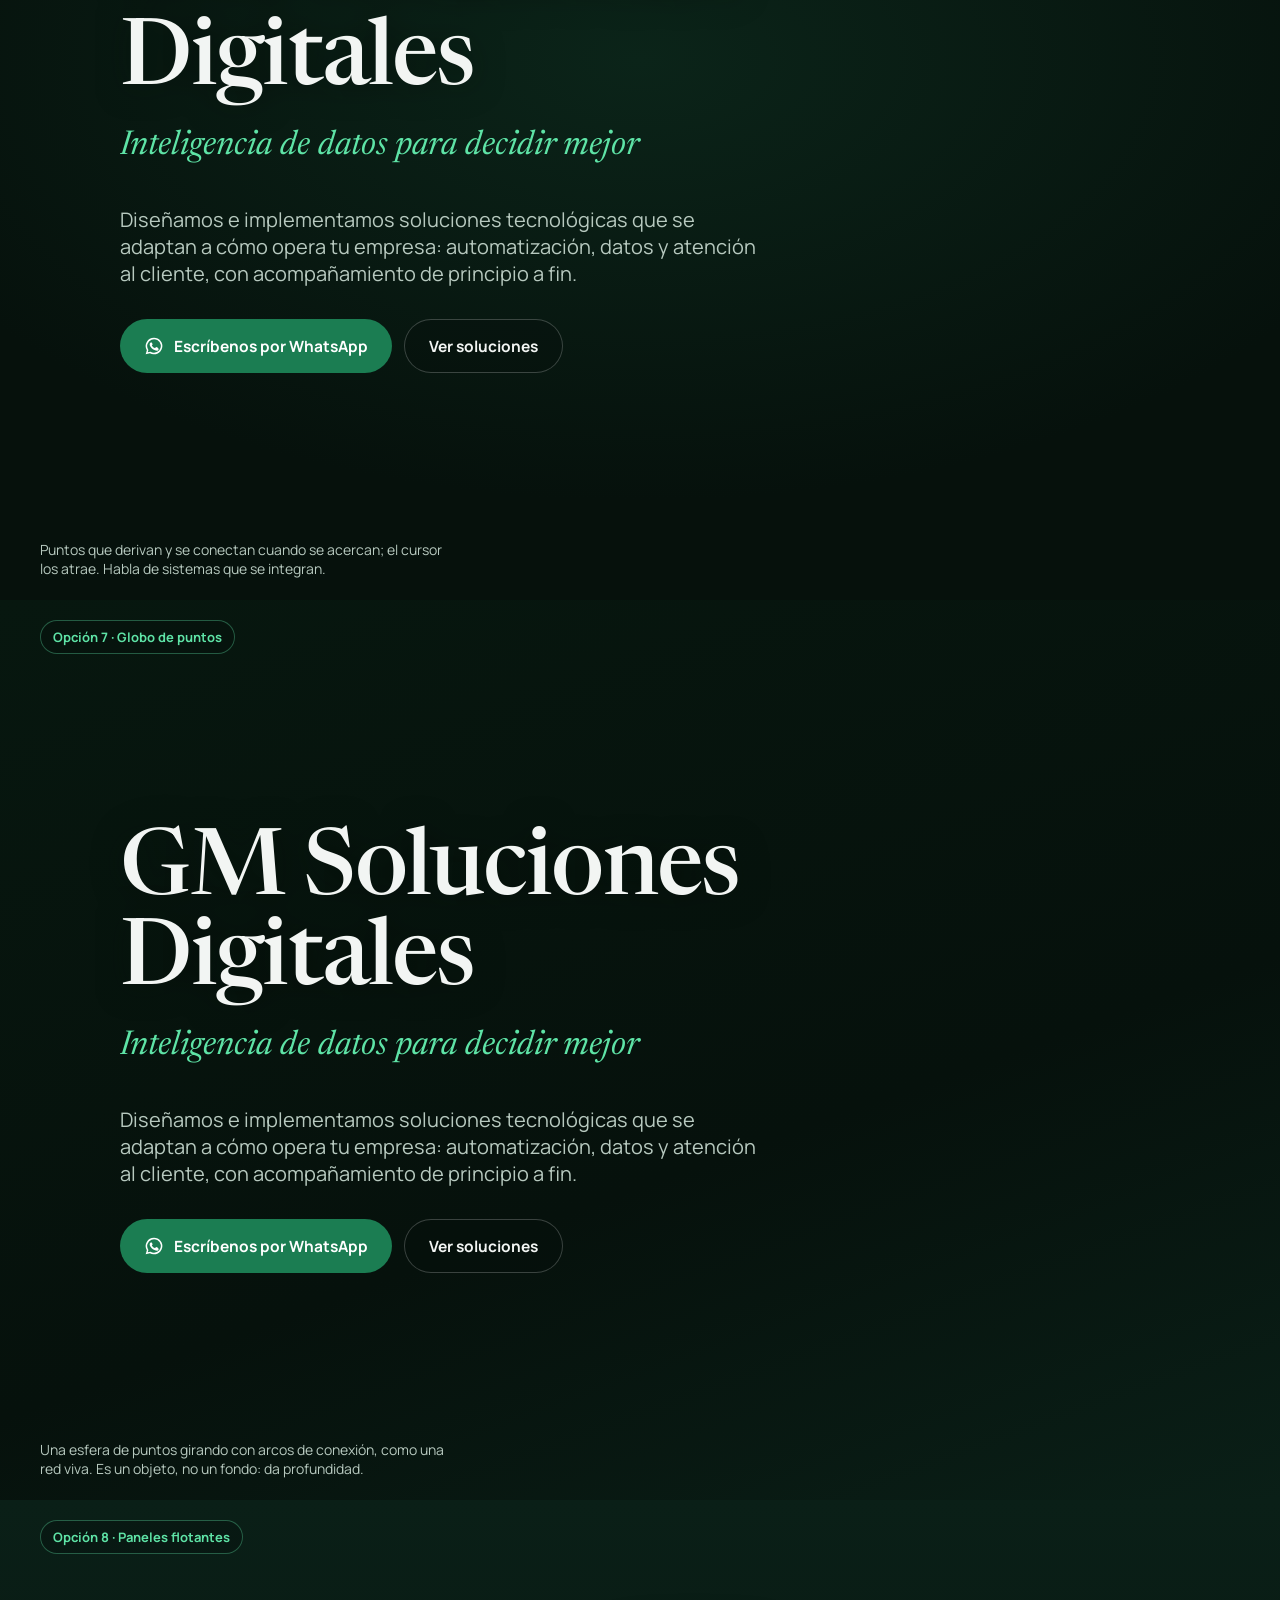
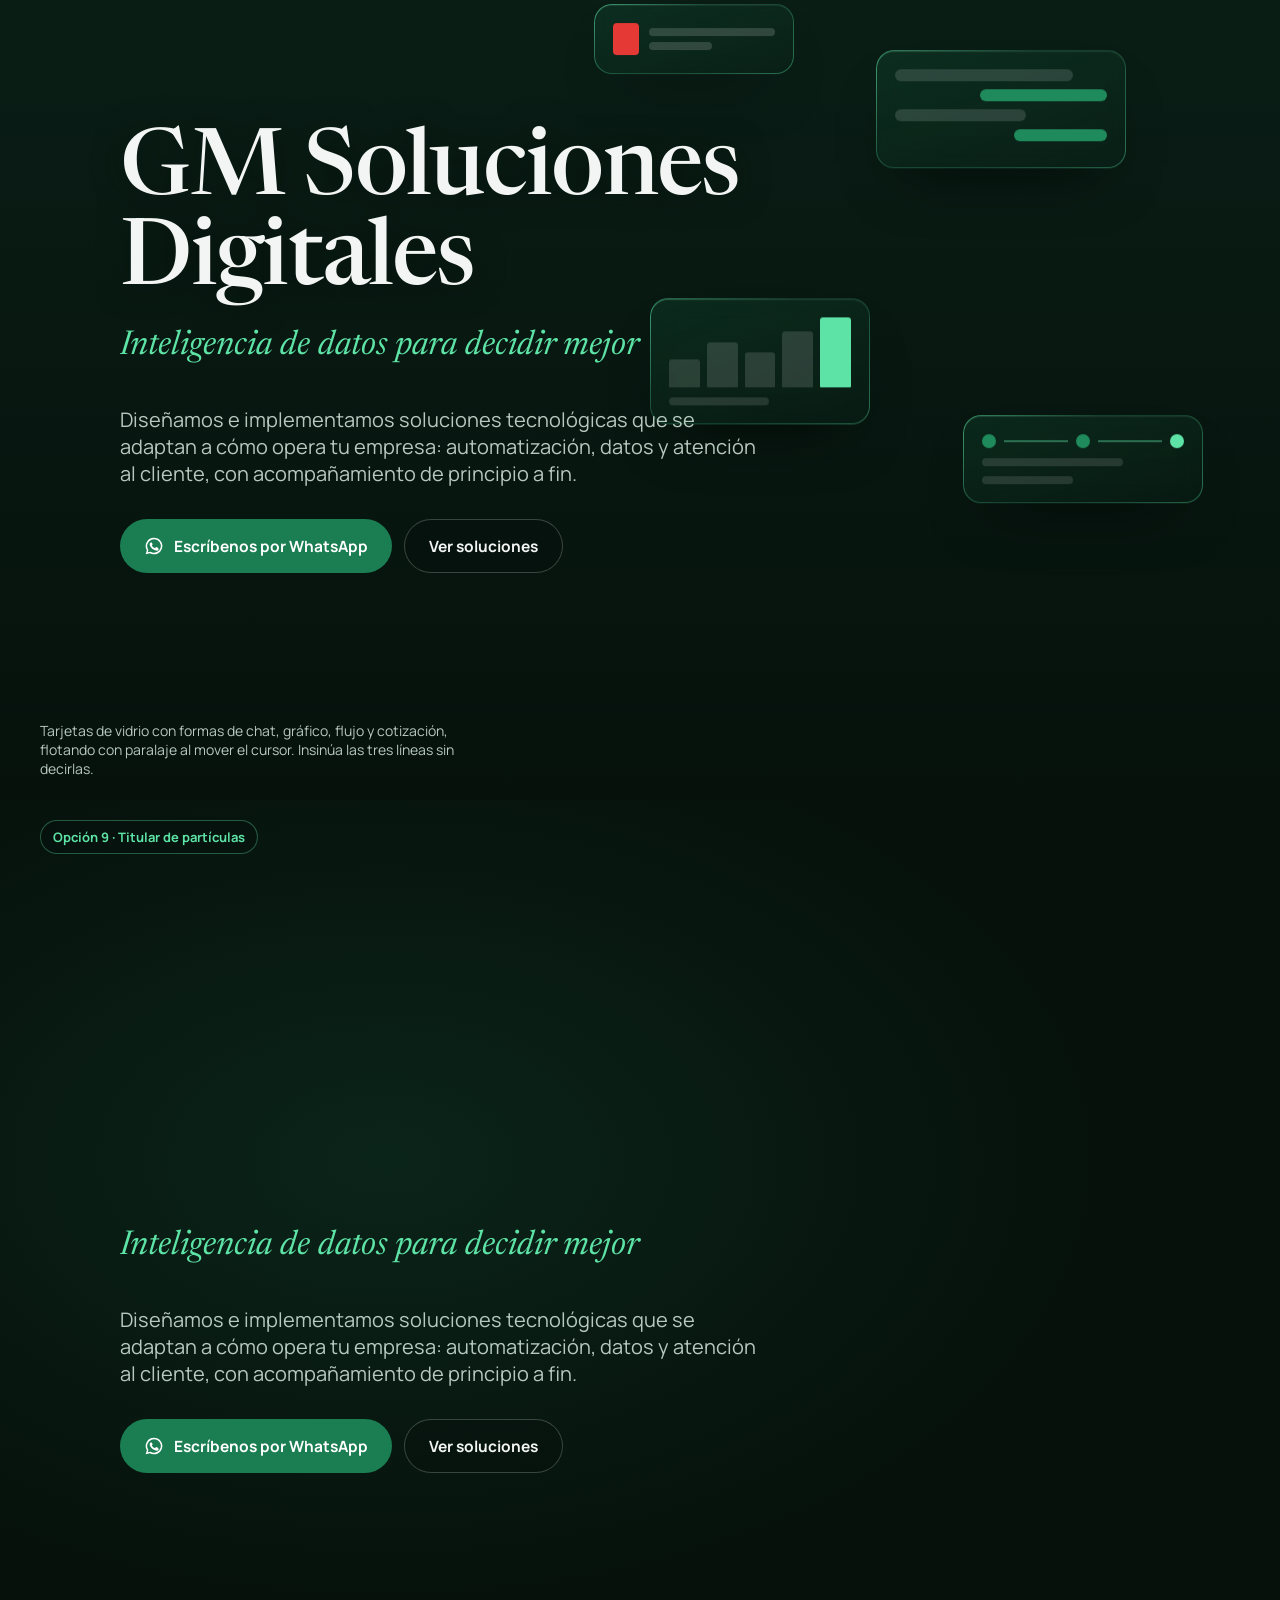
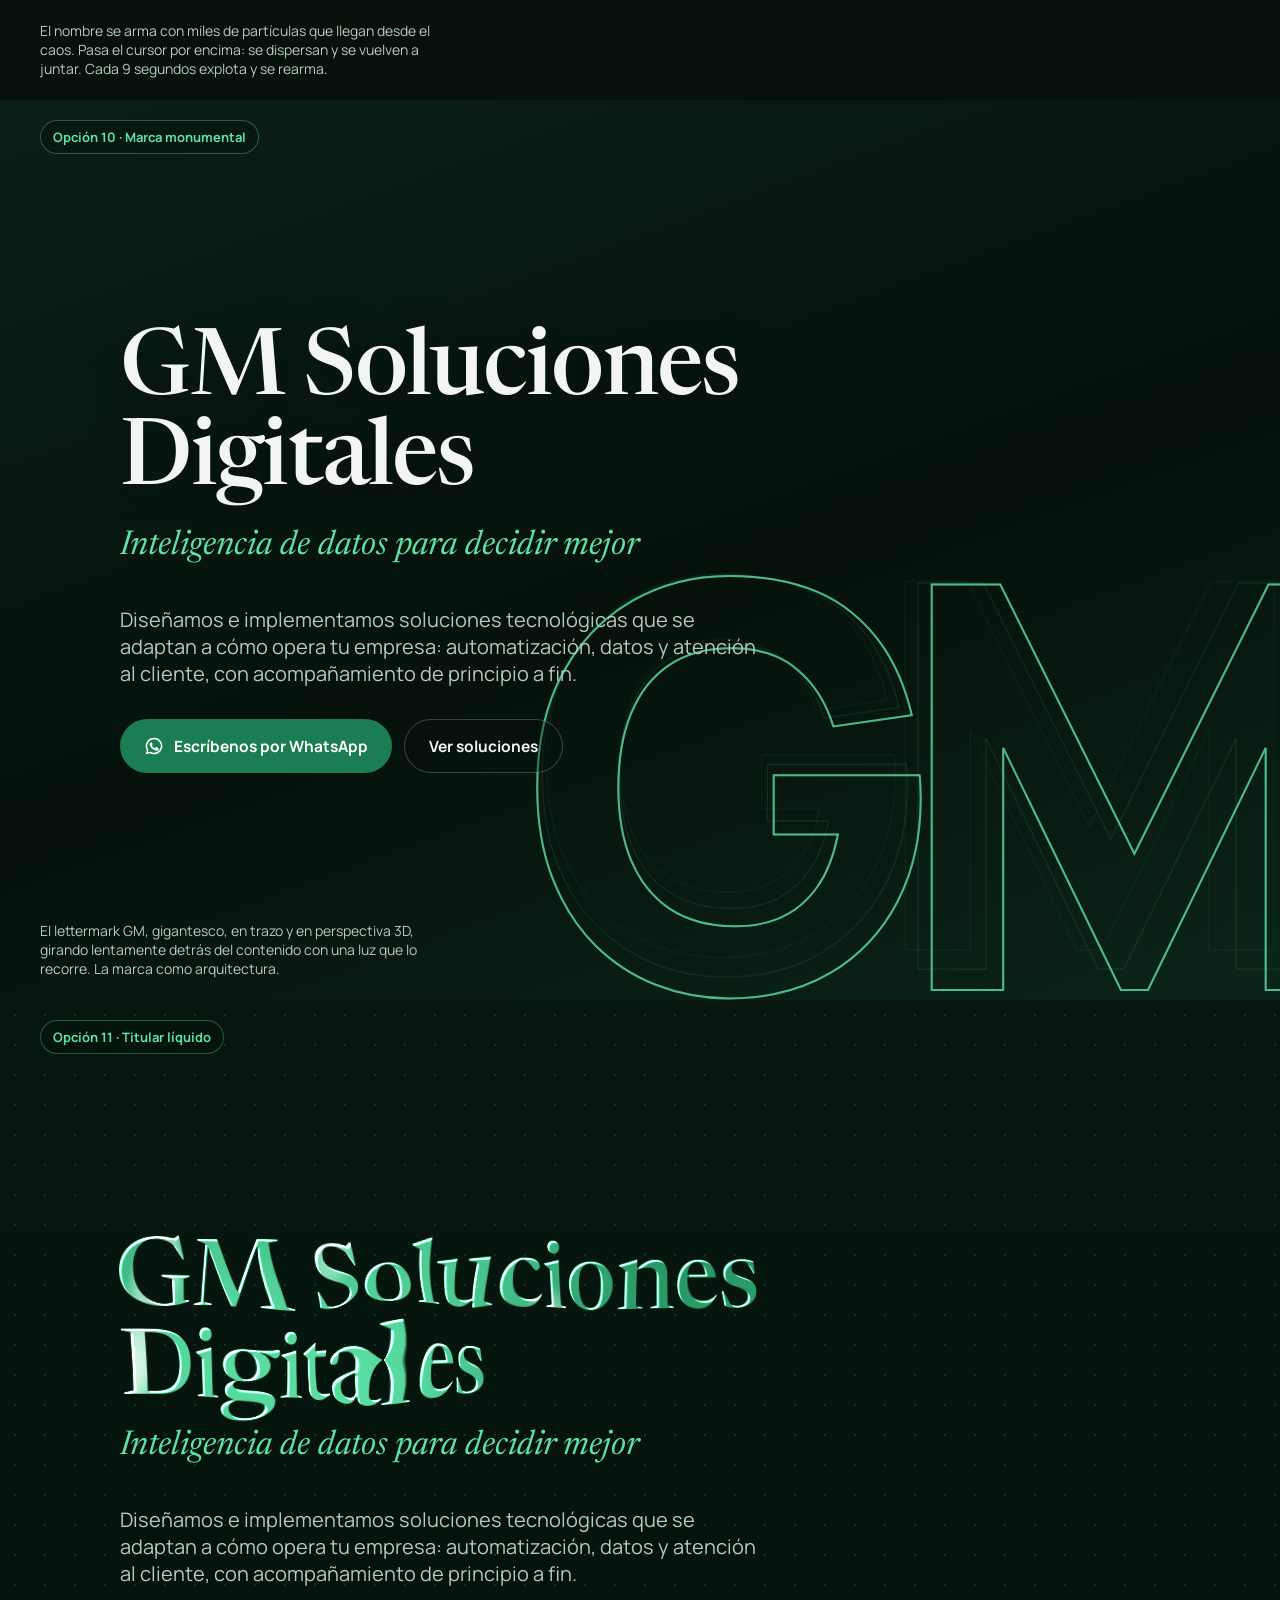
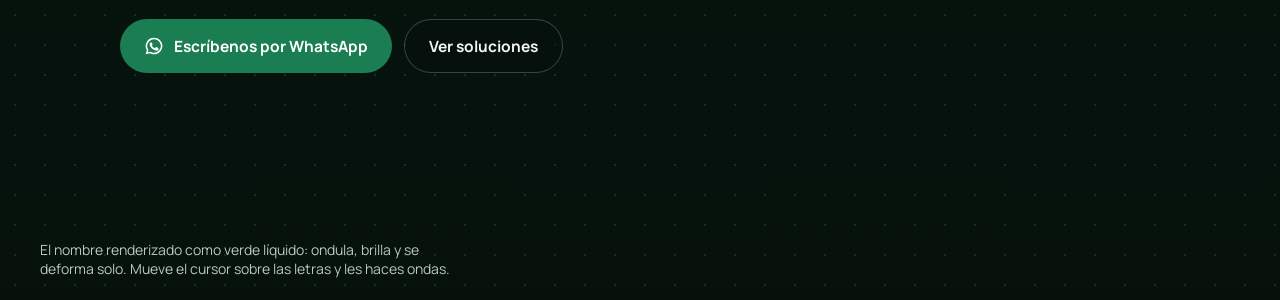
<file: muestrario.html>
<!doctype html>
<html lang="es-DO">
<head>
  <meta charset="utf-8">
  <meta name="viewport" content="width=device-width, initial-scale=1">
  <title>Muestrario de fondos</title>
  <meta name="robots" content="noindex">
  <link rel="preconnect" href="https://fonts.googleapis.com">
  <link rel="preconnect" href="https://fonts.gstatic.com" crossorigin>
  <link href="https://fonts.googleapis.com/css2?family=Newsreader:ital,opsz,wght@0,6..72,400;0,6..72,500;0,6..72,600;1,6..72,400&family=Manrope:wght@400;500;600;700;800&display=swap" rel="stylesheet">
  <style>
    :root {
      --bg: #06110C; --ink: #F2F5F3; --ink-2: #B7C9BF; --brand: #1F8A5B; --brand-btn: #1B7D52; --mint: #5EE3A6;
      --display: "Newsreader", Georgia, serif; --body: "Manrope", system-ui, sans-serif;
    }
    * { box-sizing: border-box; }
    html { scroll-behavior: smooth; }
    body { margin: 0; background: var(--bg); color: var(--ink); font-family: var(--body); -webkit-font-smoothing: antialiased; }
    h1, h2, p { margin: 0; }

    .picker {
      position: fixed; top: 14px; left: 50%; transform: translateX(-50%); z-index: 20;
      display: flex; gap: 6px; padding: 6px; border-radius: 999px;
      background: rgba(6,17,12,0.55); border: 1px solid rgba(242,245,243,0.12);
      backdrop-filter: blur(12px); -webkit-backdrop-filter: blur(12px);
    }
    .picker a { color: var(--ink-2); text-decoration: none; font-size: 13px; font-weight: 700; padding: 8px 14px; border-radius: 999px; white-space: nowrap; }
    .picker a:hover { color: var(--ink); background: rgba(242,245,243,0.06); }

    .opt { position: relative; min-height: 100vh; min-height: 100svh; overflow: clip; isolation: isolate; }
    .opt__bg { position: absolute; inset: 0; z-index: 0; }
    .opt__label {
      position: absolute; left: clamp(20px, 4vw, 40px); top: 20px; z-index: 3;
      font-size: 13px; font-weight: 700; color: var(--mint);
      padding: 7px 12px; border-radius: 999px; border: 1px solid rgba(94,227,166,0.35); background: rgba(6,17,12,0.35);
    }
    .opt__note {
      position: absolute; left: clamp(20px, 4vw, 40px); bottom: 22px; z-index: 3;
      font-size: 14px; color: var(--ink-2); max-width: 46ch;
    }

    .hero {
      position: relative; z-index: 2;
      min-height: 100vh; min-height: 100svh;
      max-width: 1120px; margin: 0 auto; padding: 0 clamp(20px, 4vw, 40px);
      display: flex; flex-direction: column; justify-content: center;
    }
    .hero__title {
      font-family: var(--display); font-weight: 500;
      font-size: clamp(46px, 7.2vw, 96px); line-height: 0.98; letter-spacing: -0.02em;
      font-variation-settings: "opsz" 72; max-width: 12ch; text-wrap: balance;
      text-shadow: 0 2px 30px rgba(6,17,12,0.5);
    }
    .rot {
      margin-top: 22px; height: 1.5em; position: relative; overflow: hidden;
      font-family: var(--display); font-style: italic; font-weight: 400;
      font-size: clamp(22px, 2.8vw, 34px); color: var(--mint); font-variation-settings: "opsz" 40;
    }
    .rot span {
      position: absolute; left: 0; top: 0; white-space: nowrap;
      opacity: 0; transform: translateY(110%);
      transition: opacity 520ms cubic-bezier(0.22,1,0.36,1), transform 640ms cubic-bezier(0.22,1,0.36,1);
    }
    .rot span.is-on { opacity: 1; transform: none; }
    .rot span.is-out { opacity: 0; transform: translateY(-110%); }
    .hero__lead { margin-top: 26px; font-size: clamp(17px, 1.7vw, 20px); color: var(--ink-2); max-width: 54ch; }
    .hero__actions { margin-top: 32px; display: flex; gap: 12px; flex-wrap: wrap; }
    .btn { display: inline-flex; align-items: center; gap: 10px; padding: 15px 24px; border-radius: 999px; font-weight: 700; font-size: 15.5px; text-decoration: none; color: #fff; background: var(--brand-btn); }
    .btn--ghost { background: rgba(6,17,12,0.35); border: 1px solid rgba(242,245,243,0.22); color: var(--ink); }
    .btn svg { width: 20px; height: 20px; fill: currentColor; }

    /* 1. Aurora fluida (WebGL) */
    .opt--aurora canvas { width: 100%; height: 100%; display: block; }

    /* 2. Malla de degradado (CSS) */
    .opt--mesh .opt__bg { background: linear-gradient(180deg, #0B2419 0%, #071710 55%, #06110C 100%); }
    .blob { position: absolute; border-radius: 50%; width: 70vmax; height: 70vmax; will-change: transform; }
    .blob--1 { left: -20vmax; top: -30vmax; background: radial-gradient(closest-side, rgba(31,138,91,0.55), rgba(31,138,91,0.12) 55%, transparent 72%); animation: drift1 26s ease-in-out infinite alternate; }
    .blob--2 { right: -25vmax; top: -10vmax; background: radial-gradient(closest-side, rgba(94,227,166,0.28), rgba(94,227,166,0.06) 55%, transparent 72%); animation: drift2 32s ease-in-out infinite alternate; }
    .blob--3 { left: 10vmax; bottom: -40vmax; background: radial-gradient(closest-side, rgba(14,95,74,0.75), rgba(14,95,74,0.18) 55%, transparent 72%); animation: drift3 38s ease-in-out infinite alternate; }
    .blob--4 { right: 5vmax; bottom: -30vmax; background: radial-gradient(closest-side, rgba(47,179,122,0.35), rgba(47,179,122,0.08) 55%, transparent 72%); animation: drift1 30s ease-in-out infinite alternate-reverse; }
    @keyframes drift1 { from { transform: translate(0,0) scale(1); } to { transform: translate(14vmax, 10vmax) scale(1.15); } }
    @keyframes drift2 { from { transform: translate(0,0) scale(1); } to { transform: translate(-12vmax, 16vmax) scale(0.9); } }
    @keyframes drift3 { from { transform: translate(0,0) scale(1); } to { transform: translate(18vmax, -12vmax) scale(1.1); } }

    /* 3. Luz que sigue al cursor */
    .opt--spot .opt__bg { background: linear-gradient(160deg, #0D2A1F 0%, #07170F 50%, #0A1F17 100%); --mx: 50%; --my: 40%; }
    .spot__dots {
      position: absolute; inset: 0;
      background-image: radial-gradient(rgba(94,227,166,0.55) 1px, transparent 1.4px); background-size: 28px 28px;
      -webkit-mask-image: radial-gradient(circle 420px at var(--mx) var(--my), #000 0%, rgba(0,0,0,0.35) 45%, transparent 75%);
              mask-image: radial-gradient(circle 420px at var(--mx) var(--my), #000 0%, rgba(0,0,0,0.35) 45%, transparent 75%);
    }
    .spot__light {
      position: absolute; inset: 0;
      background: radial-gradient(circle 560px at var(--mx) var(--my), rgba(31,138,91,0.55), rgba(31,138,91,0.14) 40%, transparent 70%);
    }
    .spot__base { position: absolute; inset: 0; background: radial-gradient(ellipse 80% 60% at 70% 20%, rgba(31,138,91,0.28), transparent 65%); }

    /* 4. Grano de película + haz de luz */
    .opt--film .opt__bg { background: linear-gradient(180deg, #14402E 0%, #0B2419 42%, #06110C 100%); }
    .film__leak {
      position: absolute; top: -20%; bottom: -20%; width: 42vw; left: -50vw;
      background: linear-gradient(90deg, transparent, rgba(94,227,166,0.18) 45%, rgba(94,227,166,0.28) 50%, rgba(94,227,166,0.18) 55%, transparent);
      transform: skewX(-18deg);
      animation: leak 11s cubic-bezier(0.4,0,0.2,1) infinite;
      mix-blend-mode: screen;
    }
    @keyframes leak { 0% { left: -50vw; opacity: 0; } 10% { opacity: 1; } 60% { opacity: 1; } 100% { left: 120vw; opacity: 0; } }
    .film__grain { position: absolute; inset: -10%; opacity: 0.09; mix-blend-mode: screen; pointer-events: none; }
    .film__vignette { position: absolute; inset: 0; background: radial-gradient(ellipse 90% 80% at 50% 45%, transparent 50%, rgba(6,17,12,0.7) 100%); }

    /* 5–7. Lienzos */
    .opt--canvas canvas { position: absolute; inset: 0; width: 100%; height: 100%; display: block; }
    .opt--lines .opt__bg { background: linear-gradient(180deg, #0A1F17 0%, #06110C 100%); }
    .opt--dots .opt__bg { background: radial-gradient(ellipse 90% 70% at 50% 40%, #0B2419 0%, #06110C 70%); }
    .opt--globe .opt__bg { background: linear-gradient(160deg, #07170F 0%, #06110C 60%, #0A1F17 100%); }

    /* 8. Paneles flotantes */
    .opt--panels .opt__bg { background: linear-gradient(180deg, #0A1F17 0%, #06110C 100%); }
    .panels { position: absolute; inset: 0; pointer-events: none; }
    .panel {
      position: absolute; border-radius: 18px;
      background: linear-gradient(160deg, rgba(31,138,91,0.16), rgba(31,138,91,0.04));
      border: 1px solid rgba(94,227,166,0.22);
      box-shadow: 0 30px 60px -30px rgba(0,0,0,0.7), inset 0 1px 0 rgba(255,255,255,0.06);
      backdrop-filter: blur(10px); -webkit-backdrop-filter: blur(10px);
      padding: 18px; will-change: transform;
      --x: 0px; --y: 0px; --f: 0px;
      transform: translate3d(var(--x), calc(var(--y) + var(--f)), 0);
    }
    .panel::before { content: ""; position: absolute; inset: -1px; border-radius: inherit; padding: 1px; background: linear-gradient(140deg, rgba(94,227,166,0.55), transparent 40%, transparent 60%, rgba(94,227,166,0.25)); -webkit-mask: linear-gradient(#000 0 0) content-box, linear-gradient(#000 0 0); -webkit-mask-composite: xor; mask-composite: exclude; pointer-events: none; }
    .panel--chat { width: 250px; right: 12%; top: 16%; }
    .panel--bars { width: 220px; right: 32%; top: 44%; }
    .panel--flow { width: 240px; right: 6%; top: 58%; }
    .panel--doc { width: 200px; right: 38%; top: 12%; }
    .p-bubble { height: 12px; border-radius: 7px; background: rgba(242,245,243,0.14); margin-bottom: 8px; }
    .p-bubble--me { background: var(--brand); width: 60%; margin-left: auto; }
    .p-bubble--w60 { width: 62%; } .p-bubble--w80 { width: 84%; } .p-bubble--w40 { width: 44%; }
    .p-bars { display: flex; align-items: flex-end; gap: 7px; height: 70px; }
    .p-bars i { flex: 1; background: rgba(242,245,243,0.14); border-radius: 3px 3px 1px 1px; height: var(--h); }
    .p-bars i.hi { background: var(--mint); }
    .p-line { height: 8px; border-radius: 4px; background: rgba(242,245,243,0.12); margin-top: 10px; width: 55%; }
    .p-flow { display: flex; align-items: center; gap: 8px; }
    .p-flow i { width: 14px; height: 14px; border-radius: 50%; background: var(--brand); flex: none; }
    .p-flow i:last-child { background: var(--mint); }
    .p-flow b { flex: 1; height: 2px; background: rgba(94,227,166,0.4); }
    .p-doc { display: flex; gap: 10px; align-items: center; }
    .p-doc i { width: 26px; height: 32px; border-radius: 4px; background: #e53935; flex: none; }
    .p-doc div { flex: 1; } .p-doc div b { display: block; height: 8px; border-radius: 4px; background: rgba(242,245,243,0.16); margin-bottom: 6px; } .p-doc div b:last-child { width: 50%; margin-bottom: 0; }
    @media (max-width: 900px) { .panels { opacity: 0.45; } .panel--doc { display: none; } .panel--bars { right: 40%; } }

    /* 9 y 11. El titular lo dibuja el lienzo; el h1 real queda invisible pero ocupa su espacio */
    .hero__title--ghost { opacity: 0; }
    .opt--particles .opt__bg { background: radial-gradient(ellipse 80% 70% at 30% 40%, #0B2419 0%, #06110C 70%); }
    .opt--liquid .opt__bg { background: linear-gradient(180deg, #071710 0%, #06110C 100%); }
    .opt--liquid .opt__bg::after { content: ""; position: absolute; inset: 0; background-image: radial-gradient(rgba(94,227,166,0.14) 1px, transparent 1.3px); background-size: 30px 30px; }

    /* 10. Marca monumental */
    .opt--mono .opt__bg { background: linear-gradient(160deg, #0A1F17 0%, #06110C 55%, #0B2419 100%); perspective: 1200px; }
    .mono {
      position: absolute; right: -4vw; top: 50%; transform-style: preserve-3d;
      font-family: var(--body); font-weight: 800; font-size: clamp(260px, 44vw, 620px); line-height: 0.8; letter-spacing: -0.08em;
      color: transparent; -webkit-text-stroke: 2px rgba(94,227,166,0.55);
      animation: mono-turn 16s ease-in-out infinite alternate;
      user-select: none; pointer-events: none;
    }
    .mono::before, .mono::after {
      content: "GM"; position: absolute; inset: 0; -webkit-text-stroke: 1px rgba(94,227,166,0.18); color: transparent;
    }
    .mono::before { transform: translateZ(-60px); }
    .mono::after { transform: translateZ(-120px); -webkit-text-stroke-color: rgba(94,227,166,0.1); }
    .mono__sweep {
      position: absolute; inset: 0; color: transparent;
      background: linear-gradient(110deg, transparent 42%, rgba(94,227,166,0.55) 50%, transparent 58%);
      background-size: 250% 100%;
      -webkit-background-clip: text; background-clip: text;
      animation: mono-sweep 6s cubic-bezier(0.4,0,0.2,1) infinite;
    }
    @keyframes mono-turn { from { transform: translateY(-50%) rotateY(-28deg) rotateX(6deg); } to { transform: translateY(-46%) rotateY(18deg) rotateX(-4deg); } }
    @keyframes mono-sweep { 0% { background-position: 120% 0; } 100% { background-position: -130% 0; } }
    @media (max-width: 900px) { .mono { right: -20vw; top: 66%; font-size: 70vw; opacity: 0.35; } }

    @media (max-width: 900px) {
      .picker { top: auto; bottom: 14px; left: 12px; right: 12px; transform: none; overflow-x: auto; justify-content: flex-start; }
      .opt__note { bottom: 76px; }
    }
    @media (max-width: 640px) {
      .hero__actions .btn { width: 100%; justify-content: center; }
    }
    @media (prefers-reduced-motion: reduce) {
      .blob, .film__leak { animation: none; }
      .rot span { transition: none; }
    }
  </style>
</head>
<body>

<nav class="picker" aria-label="Opciones">
  <a href="#o1">1 · Aurora</a>
  <a href="#o2">2 · Malla</a>
  <a href="#o3">3 · Luz</a>
  <a href="#o4">4 · Película</a>
  <a href="#o5">5 · Líneas</a>
  <a href="#o6">6 · Constelación</a>
  <a href="#o7">7 · Globo</a>
  <a href="#o8">8 · Paneles</a>
  <a href="#o9">9 · Partículas</a>
  <a href="#o10">10 · Monumental</a>
  <a href="#o11">11 · Líquido</a>
</nav>

<!-- 1 -->
<section class="opt opt--aurora" id="o1">
  <div class="opt__bg"><canvas id="aurora"></canvas></div>
  <span class="opt__label">Opción 1 · Aurora fluida (WebGL)</span>
  <div class="hero">
    <h1 class="hero__title">GM Soluciones Digitales</h1>
    <div class="rot" data-rot>
      <span>Soluciones digitales a la medida de tu empresa</span>
      <span>Atención y ventas automatizadas por WhatsApp</span>
      <span>Inteligencia de datos para decidir mejor</span>
      <span>Automatización de procesos empresariales</span>
    </div>
    <p class="hero__lead">Diseñamos e implementamos soluciones tecnológicas que se adaptan a cómo opera tu empresa: automatización, datos y atención al cliente, con acompañamiento de principio a fin.</p>
    <div class="hero__actions">
      <a class="btn" href="#"><svg viewBox="0 0 24 24" aria-hidden="true"><path d="M12 2a10 10 0 0 0-8.6 15.1L2 22l5.1-1.3A10 10 0 1 0 12 2Zm0 18.2a8.2 8.2 0 0 1-4.2-1.2l-.3-.2-3 .8.8-2.9-.2-.3A8.2 8.2 0 1 1 12 20.2Zm4.5-6.1c-.2-.1-1.5-.7-1.7-.8-.2-.1-.4-.1-.6.1l-.8 1c-.1.2-.3.2-.5.1a6.7 6.7 0 0 1-3.3-2.9c-.3-.4.2-.4.7-1.3.1-.2 0-.3 0-.4l-.8-1.8c-.2-.5-.4-.4-.6-.4h-.5c-.2 0-.5.1-.7.3-.2.3-.9.9-.9 2.2s.9 2.5 1.1 2.7c.1.2 1.9 2.9 4.6 4 1.7.7 2.3.8 3.2.7.5-.1 1.5-.6 1.7-1.2.2-.6.2-1.1.2-1.2-.1-.2-.3-.2-.6-.3Z"/></svg>Escríbenos por WhatsApp</a>
      <a class="btn btn--ghost" href="#">Ver soluciones</a>
    </div>
  </div>
  <p class="opt__note">Verde fluido generado por código, como una aurora. Se mueve solo y reacciona suavemente al cursor. Es la técnica de Scheme Engine, sin video.</p>
</section>

<!-- 2 -->
<section class="opt opt--mesh" id="o2">
  <div class="opt__bg">
    <div class="blob blob--1"></div><div class="blob blob--2"></div><div class="blob blob--3"></div><div class="blob blob--4"></div>
  </div>
  <span class="opt__label">Opción 2 · Malla de degradado</span>
  <div class="hero">
    <h1 class="hero__title">GM Soluciones Digitales</h1>
    <div class="rot" data-rot>
      <span>Soluciones digitales a la medida de tu empresa</span>
      <span>Atención y ventas automatizadas por WhatsApp</span>
      <span>Inteligencia de datos para decidir mejor</span>
      <span>Automatización de procesos empresariales</span>
    </div>
    <p class="hero__lead">Diseñamos e implementamos soluciones tecnológicas que se adaptan a cómo opera tu empresa: automatización, datos y atención al cliente, con acompañamiento de principio a fin.</p>
    <div class="hero__actions">
      <a class="btn" href="#"><svg viewBox="0 0 24 24" aria-hidden="true"><path d="M12 2a10 10 0 0 0-8.6 15.1L2 22l5.1-1.3A10 10 0 1 0 12 2Zm0 18.2a8.2 8.2 0 0 1-4.2-1.2l-.3-.2-3 .8.8-2.9-.2-.3A8.2 8.2 0 1 1 12 20.2Zm4.5-6.1c-.2-.1-1.5-.7-1.7-.8-.2-.1-.4-.1-.6.1l-.8 1c-.1.2-.3.2-.5.1a6.7 6.7 0 0 1-3.3-2.9c-.3-.4.2-.4.7-1.3.1-.2 0-.3 0-.4l-.8-1.8c-.2-.5-.4-.4-.6-.4h-.5c-.2 0-.5.1-.7.3-.2.3-.9.9-.9 2.2s.9 2.5 1.1 2.7c.1.2 1.9 2.9 4.6 4 1.7.7 2.3.8 3.2.7.5-.1 1.5-.6 1.7-1.2.2-.6.2-1.1.2-1.2-.1-.2-.3-.2-.6-.3Z"/></svg>Escríbenos por WhatsApp</a>
      <a class="btn btn--ghost" href="#">Ver soluciones</a>
    </div>
  </div>
  <p class="opt__note">Cuatro manchas grandes de verde que derivan lentamente. Más cobertura de color, cero negro plano. Muy liviana.</p>
</section>

<!-- 3 -->
<section class="opt opt--spot" id="o3">
  <div class="opt__bg" id="spotBg">
    <div class="spot__base"></div>
    <div class="spot__light"></div>
    <div class="spot__dots"></div>
  </div>
  <span class="opt__label">Opción 3 · Luz que sigue al cursor</span>
  <div class="hero">
    <h1 class="hero__title">GM Soluciones Digitales</h1>
    <div class="rot" data-rot>
      <span>Soluciones digitales a la medida de tu empresa</span>
      <span>Atención y ventas automatizadas por WhatsApp</span>
      <span>Inteligencia de datos para decidir mejor</span>
      <span>Automatización de procesos empresariales</span>
    </div>
    <p class="hero__lead">Diseñamos e implementamos soluciones tecnológicas que se adaptan a cómo opera tu empresa: automatización, datos y atención al cliente, con acompañamiento de principio a fin.</p>
    <div class="hero__actions">
      <a class="btn" href="#"><svg viewBox="0 0 24 24" aria-hidden="true"><path d="M12 2a10 10 0 0 0-8.6 15.1L2 22l5.1-1.3A10 10 0 1 0 12 2Zm0 18.2a8.2 8.2 0 0 1-4.2-1.2l-.3-.2-3 .8.8-2.9-.2-.3A8.2 8.2 0 1 1 12 20.2Zm4.5-6.1c-.2-.1-1.5-.7-1.7-.8-.2-.1-.4-.1-.6.1l-.8 1c-.1.2-.3.2-.5.1a6.7 6.7 0 0 1-3.3-2.9c-.3-.4.2-.4.7-1.3.1-.2 0-.3 0-.4l-.8-1.8c-.2-.5-.4-.4-.6-.4h-.5c-.2 0-.5.1-.7.3-.2.3-.9.9-.9 2.2s.9 2.5 1.1 2.7c.1.2 1.9 2.9 4.6 4 1.7.7 2.3.8 3.2.7.5-.1 1.5-.6 1.7-1.2.2-.6.2-1.1.2-1.2-.1-.2-.3-.2-.6-.3Z"/></svg>Escríbenos por WhatsApp</a>
      <a class="btn btn--ghost" href="#">Ver soluciones</a>
    </div>
  </div>
  <p class="opt__note">Verde profundo de base y una luz que acompaña al cursor; la retícula de puntos solo se enciende cerca de la luz. En el celular la luz recorre la pantalla sola.</p>
</section>

<!-- 4 -->
<section class="opt opt--film" id="o4">
  <div class="opt__bg">
    <div class="film__leak"></div>
    <svg class="film__grain" aria-hidden="true">
      <filter id="grain"><feTurbulence id="turb" type="fractalNoise" baseFrequency="0.85" numOctaves="2" seed="1"/><feColorMatrix values="0 0 0 0 0.6  0 0 0 0 1  0 0 0 0 0.8  0 0 0 0.9 0"/></filter>
      <rect width="100%" height="100%" filter="url(#grain)"/>
    </svg>
    <div class="film__vignette"></div>
  </div>
  <span class="opt__label">Opción 4 · Grano de película + haz de luz</span>
  <div class="hero">
    <h1 class="hero__title">GM Soluciones Digitales</h1>
    <div class="rot" data-rot>
      <span>Soluciones digitales a la medida de tu empresa</span>
      <span>Atención y ventas automatizadas por WhatsApp</span>
      <span>Inteligencia de datos para decidir mejor</span>
      <span>Automatización de procesos empresariales</span>
    </div>
    <p class="hero__lead">Diseñamos e implementamos soluciones tecnológicas que se adaptan a cómo opera tu empresa: automatización, datos y atención al cliente, con acompañamiento de principio a fin.</p>
    <div class="hero__actions">
      <a class="btn" href="#"><svg viewBox="0 0 24 24" aria-hidden="true"><path d="M12 2a10 10 0 0 0-8.6 15.1L2 22l5.1-1.3A10 10 0 1 0 12 2Zm0 18.2a8.2 8.2 0 0 1-4.2-1.2l-.3-.2-3 .8.8-2.9-.2-.3A8.2 8.2 0 1 1 12 20.2Zm4.5-6.1c-.2-.1-1.5-.7-1.7-.8-.2-.1-.4-.1-.6.1l-.8 1c-.1.2-.3.2-.5.1a6.7 6.7 0 0 1-3.3-2.9c-.3-.4.2-.4.7-1.3.1-.2 0-.3 0-.4l-.8-1.8c-.2-.5-.4-.4-.6-.4h-.5c-.2 0-.5.1-.7.3-.2.3-.9.9-.9 2.2s.9 2.5 1.1 2.7c.1.2 1.9 2.9 4.6 4 1.7.7 2.3.8 3.2.7.5-.1 1.5-.6 1.7-1.2.2-.6.2-1.1.2-1.2-.1-.2-.3-.2-.6-.3Z"/></svg>Escríbenos por WhatsApp</a>
      <a class="btn btn--ghost" href="#">Ver soluciones</a>
    </div>
  </div>
  <p class="opt__note">Verde más presente de arriba abajo, grano fino como de cine y un haz de luz que cruza cada 11 segundos. La más cinematográfica.</p>
</section>

<!-- 5 -->
<section class="opt opt--canvas opt--lines" id="o5">
  <div class="opt__bg"><canvas data-canvas="lines"></canvas></div>
  <span class="opt__label">Opción 5 · Líneas de flujo</span>
  <div class="hero">
    <h1 class="hero__title">GM Soluciones Digitales</h1>
    <div class="rot" data-rot>
      <span>Soluciones digitales a la medida de tu empresa</span>
      <span>Atención y ventas automatizadas por WhatsApp</span>
      <span>Inteligencia de datos para decidir mejor</span>
      <span>Automatización de procesos empresariales</span>
    </div>
    <p class="hero__lead">Diseñamos e implementamos soluciones tecnológicas que se adaptan a cómo opera tu empresa: automatización, datos y atención al cliente, con acompañamiento de principio a fin.</p>
    <div class="hero__actions">
      <a class="btn" href="#"><svg viewBox="0 0 24 24" aria-hidden="true"><path d="M12 2a10 10 0 0 0-8.6 15.1L2 22l5.1-1.3A10 10 0 1 0 12 2Zm0 18.2a8.2 8.2 0 0 1-4.2-1.2l-.3-.2-3 .8.8-2.9-.2-.3A8.2 8.2 0 1 1 12 20.2Zm4.5-6.1c-.2-.1-1.5-.7-1.7-.8-.2-.1-.4-.1-.6.1l-.8 1c-.1.2-.3.2-.5.1a6.7 6.7 0 0 1-3.3-2.9c-.3-.4.2-.4.7-1.3.1-.2 0-.3 0-.4l-.8-1.8c-.2-.5-.4-.4-.6-.4h-.5c-.2 0-.5.1-.7.3-.2.3-.9.9-.9 2.2s.9 2.5 1.1 2.7c.1.2 1.9 2.9 4.6 4 1.7.7 2.3.8 3.2.7.5-.1 1.5-.6 1.7-1.2.2-.6.2-1.1.2-1.2-.1-.2-.3-.2-.6-.3Z"/></svg>Escríbenos por WhatsApp</a>
      <a class="btn btn--ghost" href="#">Ver soluciones</a>
    </div>
  </div>
  <p class="opt__note">Un campo de líneas que ondulan como agua y se apartan del cursor. Técnica, limpia, sin manchas de color.</p>
</section>

<!-- 6 -->
<section class="opt opt--canvas opt--dots" id="o6">
  <div class="opt__bg"><canvas data-canvas="dots"></canvas></div>
  <span class="opt__label">Opción 6 · Constelación</span>
  <div class="hero">
    <h1 class="hero__title">GM Soluciones Digitales</h1>
    <div class="rot" data-rot>
      <span>Soluciones digitales a la medida de tu empresa</span>
      <span>Atención y ventas automatizadas por WhatsApp</span>
      <span>Inteligencia de datos para decidir mejor</span>
      <span>Automatización de procesos empresariales</span>
    </div>
    <p class="hero__lead">Diseñamos e implementamos soluciones tecnológicas que se adaptan a cómo opera tu empresa: automatización, datos y atención al cliente, con acompañamiento de principio a fin.</p>
    <div class="hero__actions">
      <a class="btn" href="#"><svg viewBox="0 0 24 24" aria-hidden="true"><path d="M12 2a10 10 0 0 0-8.6 15.1L2 22l5.1-1.3A10 10 0 1 0 12 2Zm0 18.2a8.2 8.2 0 0 1-4.2-1.2l-.3-.2-3 .8.8-2.9-.2-.3A8.2 8.2 0 1 1 12 20.2Zm4.5-6.1c-.2-.1-1.5-.7-1.7-.8-.2-.1-.4-.1-.6.1l-.8 1c-.1.2-.3.2-.5.1a6.7 6.7 0 0 1-3.3-2.9c-.3-.4.2-.4.7-1.3.1-.2 0-.3 0-.4l-.8-1.8c-.2-.5-.4-.4-.6-.4h-.5c-.2 0-.5.1-.7.3-.2.3-.9.9-.9 2.2s.9 2.5 1.1 2.7c.1.2 1.9 2.9 4.6 4 1.7.7 2.3.8 3.2.7.5-.1 1.5-.6 1.7-1.2.2-.6.2-1.1.2-1.2-.1-.2-.3-.2-.6-.3Z"/></svg>Escríbenos por WhatsApp</a>
      <a class="btn btn--ghost" href="#">Ver soluciones</a>
    </div>
  </div>
  <p class="opt__note">Puntos que derivan y se conectan cuando se acercan; el cursor los atrae. Habla de sistemas que se integran.</p>
</section>

<!-- 7 -->
<section class="opt opt--canvas opt--globe" id="o7">
  <div class="opt__bg"><canvas data-canvas="globe"></canvas></div>
  <span class="opt__label">Opción 7 · Globo de puntos</span>
  <div class="hero">
    <h1 class="hero__title">GM Soluciones Digitales</h1>
    <div class="rot" data-rot>
      <span>Soluciones digitales a la medida de tu empresa</span>
      <span>Atención y ventas automatizadas por WhatsApp</span>
      <span>Inteligencia de datos para decidir mejor</span>
      <span>Automatización de procesos empresariales</span>
    </div>
    <p class="hero__lead">Diseñamos e implementamos soluciones tecnológicas que se adaptan a cómo opera tu empresa: automatización, datos y atención al cliente, con acompañamiento de principio a fin.</p>
    <div class="hero__actions">
      <a class="btn" href="#"><svg viewBox="0 0 24 24" aria-hidden="true"><path d="M12 2a10 10 0 0 0-8.6 15.1L2 22l5.1-1.3A10 10 0 1 0 12 2Zm0 18.2a8.2 8.2 0 0 1-4.2-1.2l-.3-.2-3 .8.8-2.9-.2-.3A8.2 8.2 0 1 1 12 20.2Zm4.5-6.1c-.2-.1-1.5-.7-1.7-.8-.2-.1-.4-.1-.6.1l-.8 1c-.1.2-.3.2-.5.1a6.7 6.7 0 0 1-3.3-2.9c-.3-.4.2-.4.7-1.3.1-.2 0-.3 0-.4l-.8-1.8c-.2-.5-.4-.4-.6-.4h-.5c-.2 0-.5.1-.7.3-.2.3-.9.9-.9 2.2s.9 2.5 1.1 2.7c.1.2 1.9 2.9 4.6 4 1.7.7 2.3.8 3.2.7.5-.1 1.5-.6 1.7-1.2.2-.6.2-1.1.2-1.2-.1-.2-.3-.2-.6-.3Z"/></svg>Escríbenos por WhatsApp</a>
      <a class="btn btn--ghost" href="#">Ver soluciones</a>
    </div>
  </div>
  <p class="opt__note">Una esfera de puntos girando con arcos de conexión, como una red viva. Es un objeto, no un fondo: da profundidad.</p>
</section>

<!-- 8 -->
<section class="opt opt--panels" id="o8">
  <div class="opt__bg">
    <div class="panels" id="panels">
      <div class="panel panel--doc" data-depth="0.6"><div class="p-doc"><i></i><div><b></b><b></b></div></div></div>
      <div class="panel panel--chat" data-depth="1"><div class="p-bubble p-bubble--w80"></div><div class="p-bubble p-bubble--me"></div><div class="p-bubble p-bubble--w60"></div><div class="p-bubble p-bubble--me p-bubble--w40"></div></div>
      <div class="panel panel--bars" data-depth="1.6"><div class="p-bars"><i style="--h:40%"></i><i style="--h:65%"></i><i style="--h:50%"></i><i style="--h:80%"></i><i class="hi" style="--h:100%"></i></div><div class="p-line"></div></div>
      <div class="panel panel--flow" data-depth="1.2"><div class="p-flow"><i></i><b></b><i></i><b></b><i></i></div><div class="p-line" style="width:70%"></div><div class="p-line" style="width:45%"></div></div>
    </div>
  </div>
  <span class="opt__label">Opción 8 · Paneles flotantes</span>
  <div class="hero">
    <h1 class="hero__title">GM Soluciones Digitales</h1>
    <div class="rot" data-rot>
      <span>Soluciones digitales a la medida de tu empresa</span>
      <span>Atención y ventas automatizadas por WhatsApp</span>
      <span>Inteligencia de datos para decidir mejor</span>
      <span>Automatización de procesos empresariales</span>
    </div>
    <p class="hero__lead">Diseñamos e implementamos soluciones tecnológicas que se adaptan a cómo opera tu empresa: automatización, datos y atención al cliente, con acompañamiento de principio a fin.</p>
    <div class="hero__actions">
      <a class="btn" href="#"><svg viewBox="0 0 24 24" aria-hidden="true"><path d="M12 2a10 10 0 0 0-8.6 15.1L2 22l5.1-1.3A10 10 0 1 0 12 2Zm0 18.2a8.2 8.2 0 0 1-4.2-1.2l-.3-.2-3 .8.8-2.9-.2-.3A8.2 8.2 0 1 1 12 20.2Zm4.5-6.1c-.2-.1-1.5-.7-1.7-.8-.2-.1-.4-.1-.6.1l-.8 1c-.1.2-.3.2-.5.1a6.7 6.7 0 0 1-3.3-2.9c-.3-.4.2-.4.7-1.3.1-.2 0-.3 0-.4l-.8-1.8c-.2-.5-.4-.4-.6-.4h-.5c-.2 0-.5.1-.7.3-.2.3-.9.9-.9 2.2s.9 2.5 1.1 2.7c.1.2 1.9 2.9 4.6 4 1.7.7 2.3.8 3.2.7.5-.1 1.5-.6 1.7-1.2.2-.6.2-1.1.2-1.2-.1-.2-.3-.2-.6-.3Z"/></svg>Escríbenos por WhatsApp</a>
      <a class="btn btn--ghost" href="#">Ver soluciones</a>
    </div>
  </div>
  <p class="opt__note">Tarjetas de vidrio con formas de chat, gráfico, flujo y cotización, flotando con paralaje al mover el cursor. Insinúa las tres líneas sin decirlas.</p>
</section>

<!-- 9 -->
<section class="opt opt--canvas opt--particles" id="o9">
  <div class="opt__bg"><canvas data-canvas="particles"></canvas></div>
  <span class="opt__label">Opción 9 · Titular de partículas</span>
  <div class="hero">
    <h1 class="hero__title hero__title--ghost" data-ghost>GM Soluciones Digitales</h1>
    <div class="rot" data-rot>
      <span>Soluciones digitales a la medida de tu empresa</span>
      <span>Atención y ventas automatizadas por WhatsApp</span>
      <span>Inteligencia de datos para decidir mejor</span>
      <span>Automatización de procesos empresariales</span>
    </div>
    <p class="hero__lead">Diseñamos e implementamos soluciones tecnológicas que se adaptan a cómo opera tu empresa: automatización, datos y atención al cliente, con acompañamiento de principio a fin.</p>
    <div class="hero__actions">
      <a class="btn" href="#"><svg viewBox="0 0 24 24" aria-hidden="true"><path d="M12 2a10 10 0 0 0-8.6 15.1L2 22l5.1-1.3A10 10 0 1 0 12 2Zm0 18.2a8.2 8.2 0 0 1-4.2-1.2l-.3-.2-3 .8.8-2.9-.2-.3A8.2 8.2 0 1 1 12 20.2Zm4.5-6.1c-.2-.1-1.5-.7-1.7-.8-.2-.1-.4-.1-.6.1l-.8 1c-.1.2-.3.2-.5.1a6.7 6.7 0 0 1-3.3-2.9c-.3-.4.2-.4.7-1.3.1-.2 0-.3 0-.4l-.8-1.8c-.2-.5-.4-.4-.6-.4h-.5c-.2 0-.5.1-.7.3-.2.3-.9.9-.9 2.2s.9 2.5 1.1 2.7c.1.2 1.9 2.9 4.6 4 1.7.7 2.3.8 3.2.7.5-.1 1.5-.6 1.7-1.2.2-.6.2-1.1.2-1.2-.1-.2-.3-.2-.6-.3Z"/></svg>Escríbenos por WhatsApp</a>
      <a class="btn btn--ghost" href="#">Ver soluciones</a>
    </div>
  </div>
  <p class="opt__note">El nombre se arma con miles de partículas que llegan desde el caos. Pasa el cursor por encima: se dispersan y se vuelven a juntar. Cada 9 segundos explota y se rearma.</p>
</section>

<!-- 10 -->
<section class="opt opt--mono" id="o10">
  <div class="opt__bg"><div class="mono" aria-hidden="true">GM<span class="mono__sweep">GM</span></div></div>
  <span class="opt__label">Opción 10 · Marca monumental</span>
  <div class="hero">
    <h1 class="hero__title">GM Soluciones Digitales</h1>
    <div class="rot" data-rot>
      <span>Soluciones digitales a la medida de tu empresa</span>
      <span>Atención y ventas automatizadas por WhatsApp</span>
      <span>Inteligencia de datos para decidir mejor</span>
      <span>Automatización de procesos empresariales</span>
    </div>
    <p class="hero__lead">Diseñamos e implementamos soluciones tecnológicas que se adaptan a cómo opera tu empresa: automatización, datos y atención al cliente, con acompañamiento de principio a fin.</p>
    <div class="hero__actions">
      <a class="btn" href="#"><svg viewBox="0 0 24 24" aria-hidden="true"><path d="M12 2a10 10 0 0 0-8.6 15.1L2 22l5.1-1.3A10 10 0 1 0 12 2Zm0 18.2a8.2 8.2 0 0 1-4.2-1.2l-.3-.2-3 .8.8-2.9-.2-.3A8.2 8.2 0 1 1 12 20.2Zm4.5-6.1c-.2-.1-1.5-.7-1.7-.8-.2-.1-.4-.1-.6.1l-.8 1c-.1.2-.3.2-.5.1a6.7 6.7 0 0 1-3.3-2.9c-.3-.4.2-.4.7-1.3.1-.2 0-.3 0-.4l-.8-1.8c-.2-.5-.4-.4-.6-.4h-.5c-.2 0-.5.1-.7.3-.2.3-.9.9-.9 2.2s.9 2.5 1.1 2.7c.1.2 1.9 2.9 4.6 4 1.7.7 2.3.8 3.2.7.5-.1 1.5-.6 1.7-1.2.2-.6.2-1.1.2-1.2-.1-.2-.3-.2-.6-.3Z"/></svg>Escríbenos por WhatsApp</a>
      <a class="btn btn--ghost" href="#">Ver soluciones</a>
    </div>
  </div>
  <p class="opt__note">El lettermark GM, gigantesco, en trazo y en perspectiva 3D, girando lentamente detrás del contenido con una luz que lo recorre. La marca como arquitectura.</p>
</section>

<!-- 11 -->
<section class="opt opt--canvas opt--liquid" id="o11">
  <div class="opt__bg"><canvas data-canvas="liquid"></canvas></div>
  <span class="opt__label">Opción 11 · Titular líquido</span>
  <div class="hero">
    <h1 class="hero__title hero__title--ghost" data-ghost>GM Soluciones Digitales</h1>
    <div class="rot" data-rot>
      <span>Soluciones digitales a la medida de tu empresa</span>
      <span>Atención y ventas automatizadas por WhatsApp</span>
      <span>Inteligencia de datos para decidir mejor</span>
      <span>Automatización de procesos empresariales</span>
    </div>
    <p class="hero__lead">Diseñamos e implementamos soluciones tecnológicas que se adaptan a cómo opera tu empresa: automatización, datos y atención al cliente, con acompañamiento de principio a fin.</p>
    <div class="hero__actions">
      <a class="btn" href="#"><svg viewBox="0 0 24 24" aria-hidden="true"><path d="M12 2a10 10 0 0 0-8.6 15.1L2 22l5.1-1.3A10 10 0 1 0 12 2Zm0 18.2a8.2 8.2 0 0 1-4.2-1.2l-.3-.2-3 .8.8-2.9-.2-.3A8.2 8.2 0 1 1 12 20.2Zm4.5-6.1c-.2-.1-1.5-.7-1.7-.8-.2-.1-.4-.1-.6.1l-.8 1c-.1.2-.3.2-.5.1a6.7 6.7 0 0 1-3.3-2.9c-.3-.4.2-.4.7-1.3.1-.2 0-.3 0-.4l-.8-1.8c-.2-.5-.4-.4-.6-.4h-.5c-.2 0-.5.1-.7.3-.2.3-.9.9-.9 2.2s.9 2.5 1.1 2.7c.1.2 1.9 2.9 4.6 4 1.7.7 2.3.8 3.2.7.5-.1 1.5-.6 1.7-1.2.2-.6.2-1.1.2-1.2-.1-.2-.3-.2-.6-.3Z"/></svg>Escríbenos por WhatsApp</a>
      <a class="btn btn--ghost" href="#">Ver soluciones</a>
    </div>
  </div>
  <p class="opt__note">El nombre renderizado como verde líquido: ondula, brilla y se deforma solo. Mueve el cursor sobre las letras y les haces ondas.</p>
</section>

<script>
(() => {
  const reduce = matchMedia("(prefers-reduced-motion: reduce)").matches;

  // Línea rotativa
  document.querySelectorAll("[data-rot]").forEach((rot) => {
    const items = [...rot.children];
    let i = 0;
    items[0].classList.add("is-on");
    if (reduce) return;
    setInterval(() => {
      const cur = items[i];
      cur.classList.remove("is-on"); cur.classList.add("is-out");
      setTimeout(() => cur.classList.remove("is-out"), 700);
      i = (i + 1) % items.length;
      items[i].classList.add("is-on");
    }, 2800);
  });

  // 3. Luz que sigue al cursor
  const spot = document.getElementById("spotBg");
  const sec3 = document.getElementById("o3");
  let tx = 0.5, ty = 0.4, cx = 0.5, cy = 0.4, auto = true, t0 = performance.now();
  sec3.addEventListener("pointermove", (e) => {
    const r = sec3.getBoundingClientRect();
    tx = (e.clientX - r.left) / r.width; ty = (e.clientY - r.top) / r.height; auto = false;
  });
  sec3.addEventListener("pointerleave", () => { auto = true; });
  const spotLoop = (now) => {
    if (auto) { const t = (now - t0) / 1000; tx = 0.5 + Math.cos(t * 0.35) * 0.3; ty = 0.45 + Math.sin(t * 0.5) * 0.22; }
    cx += (tx - cx) * 0.08; cy += (ty - cy) * 0.08;
    spot.style.setProperty("--mx", (cx * 100).toFixed(2) + "%");
    spot.style.setProperty("--my", (cy * 100).toFixed(2) + "%");
    requestAnimationFrame(spotLoop);
  };
  if (!reduce) requestAnimationFrame(spotLoop);

  // 4. Grano animado
  const turb = document.getElementById("turb");
  if (turb && !reduce) setInterval(() => turb.setAttribute("seed", String(Math.floor(Math.random() * 1000))), 90);

  // Lienzos 2D: ayuda común (DPR, visibilidad, cursor)
  const runCanvas = (canvas, setup, draw) => {
    const ctx = canvas.getContext("2d");
    const sec = canvas.closest(".opt");
    const st = { w: 0, h: 0, mx: -9999, my: -9999, tmx: -9999, tmy: -9999, t: 0, visible: false };
    const resize = () => {
      const dpr = Math.min(devicePixelRatio || 1, 2);
      st.w = canvas.clientWidth; st.h = canvas.clientHeight;
      canvas.width = Math.floor(st.w * dpr); canvas.height = Math.floor(st.h * dpr);
      ctx.setTransform(dpr, 0, 0, dpr, 0, 0);
      setup(st);
    };
    addEventListener("resize", resize); resize();
    sec.addEventListener("pointermove", (e) => { const r = canvas.getBoundingClientRect(); st.tmx = e.clientX - r.left; st.tmy = e.clientY - r.top; });
    sec.addEventListener("pointerleave", () => { st.tmx = -9999; st.tmy = -9999; });
    new IntersectionObserver((es) => { st.visible = es[0].isIntersecting; }).observe(sec);
    const start = performance.now();
    const frame = (now) => {
      if (st.visible) {
        st.t = reduce ? 0 : (now - start) / 1000;
        if (st.tmx === -9999) { st.mx += (-9999 - st.mx) * 1; st.my = -9999; } else { st.mx += (st.tmx - st.mx) * 0.1; st.my += (st.tmy - st.my) * 0.1; }
        if (st.mx < -5000) { st.mx = -9999; }
        ctx.clearRect(0, 0, st.w, st.h);
        draw(ctx, st);
      }
      requestAnimationFrame(frame);
    };
    requestAnimationFrame(frame);
  };

  // 5. Líneas de flujo
  runCanvas(document.querySelector('[data-canvas="lines"]'), () => {}, (ctx, s) => {
    const N = 34, step = 10;
    for (let i = 0; i < N; i++) {
      const y0 = (i + 0.5) / N * s.h;
      const edge = Math.sin((i + 0.5) / N * Math.PI);
      const a = 0.08 + edge * 0.34;
      ctx.beginPath();
      for (let x = 0; x <= s.w + step; x += step) {
        let y = y0
          + Math.sin(x * 0.0035 + s.t * 0.9 + i * 0.35) * 16
          + Math.sin(x * 0.009 - s.t * 0.6 + i * 0.6) * 8
          + Math.cos(x * 0.0018 + s.t * 0.35 + i * 0.2) * 22;
        if (s.mx > -5000) {
          const dx = x - s.mx, dy = y - s.my, d2 = dx * dx + dy * dy;
          y += (dy / (Math.sqrt(d2) + 1)) * 70 * Math.exp(-d2 / 26000);
        }
        x === 0 ? ctx.moveTo(x, y) : ctx.lineTo(x, y);
      }
      ctx.strokeStyle = `rgba(94,227,166,${a})`; ctx.lineWidth = 1;
      ctx.stroke();
    }
  });

  // 6. Constelación
  let pts = [];
  runCanvas(document.querySelector('[data-canvas="dots"]'), (s) => {
    const n = Math.round((s.w * s.h) / 11000);
    pts = Array.from({ length: n }, () => ({ x: Math.random() * s.w, y: Math.random() * s.h, vx: (Math.random() - 0.5) * 0.35, vy: (Math.random() - 0.5) * 0.35, r: 1 + Math.random() * 1.6, hi: Math.random() < 0.12 }));
  }, (ctx, s) => {
    const R = 130;
    for (const p of pts) {
      p.x += p.vx; p.y += p.vy;
      if (s.mx > -5000) { const dx = s.mx - p.x, dy = s.my - p.y, d = Math.hypot(dx, dy); if (d < 220 && d > 1) { p.x += dx / d * 0.35; p.y += dy / d * 0.35; } }
      if (p.x < -10) p.x = s.w + 10; if (p.x > s.w + 10) p.x = -10; if (p.y < -10) p.y = s.h + 10; if (p.y > s.h + 10) p.y = -10;
    }
    ctx.lineWidth = 1;
    for (let i = 0; i < pts.length; i++) for (let j = i + 1; j < pts.length; j++) {
      const a = pts[i], b = pts[j]; const dx = a.x - b.x, dy = a.y - b.y; const d2 = dx * dx + dy * dy;
      if (d2 < R * R) { const al = (1 - Math.sqrt(d2) / R) * 0.35; ctx.strokeStyle = `rgba(94,227,166,${al})`; ctx.beginPath(); ctx.moveTo(a.x, a.y); ctx.lineTo(b.x, b.y); ctx.stroke(); }
    }
    for (const p of pts) { ctx.fillStyle = p.hi ? "rgba(94,227,166,0.95)" : "rgba(47,179,122,0.75)"; ctx.beginPath(); ctx.arc(p.x, p.y, p.hi ? p.r + 0.8 : p.r, 0, Math.PI * 2); ctx.fill(); }
  });

  // 7. Globo de puntos
  let sph = [], arcs = [];
  runCanvas(document.querySelector('[data-canvas="globe"]'), (s) => {
    const n = 700; sph = [];
    for (let i = 0; i < n; i++) { const y = 1 - (i / (n - 1)) * 2; const r = Math.sqrt(1 - y * y); const th = i * 2.399963; sph.push([Math.cos(th) * r, y, Math.sin(th) * r]); }
    arcs = Array.from({ length: 7 }, () => [sph[Math.floor(Math.random() * n)], sph[Math.floor(Math.random() * n)], Math.random() * 6]);
  }, (ctx, s) => {
    const narrow = s.w < 900;
    const R = narrow ? Math.min(s.w, s.h) * 0.42 : Math.min(s.w * 0.26, s.h * 0.36);
    const cx = narrow ? s.w * 0.5 : s.w * 0.72, cy = narrow ? s.h * 0.62 : s.h * 0.5;
    const tilt = -0.35 + (s.my > -5000 ? (s.my / s.h - 0.5) * 0.25 : 0);
    const rot = s.t * 0.18 + (s.mx > -5000 ? (s.mx / s.w - 0.5) * 0.4 : 0);
    const cr = Math.cos(rot), sr = Math.sin(rot), ct = Math.cos(tilt), stt = Math.sin(tilt);
    const proj = (p) => { let x = p[0] * cr - p[2] * sr, z = p[0] * sr + p[2] * cr, y = p[1]; const y2 = y * ct - z * stt; z = y * stt + z * ct; const f = 1 / (1.9 - z * 0.7); return [cx + x * R * f, cy + y2 * R * f, z]; };
    const alphaMul = narrow ? 0.55 : 1;
    for (const p of sph) { const [x, y, z] = proj(p); const a = (0.12 + (z + 1) * 0.38) * alphaMul; ctx.fillStyle = `rgba(94,227,166,${a})`; ctx.beginPath(); ctx.arc(x, y, 0.9 + (z + 1) * 0.9, 0, Math.PI * 2); ctx.fill(); }
    for (const [a, b, ph] of arcs) {
      const A = proj(a), B = proj(b); if (A[2] < -0.15 && B[2] < -0.15) continue;
      const mx = (A[0] + B[0]) / 2, my = (A[1] + B[1]) / 2; const dx = mx - cx, dy = my - cy; const d = Math.hypot(dx, dy) || 1; const lift = 0.5 + Math.min(1, Math.hypot(A[0] - B[0], A[1] - B[1]) / R);
      const qx = cx + dx / d * R * lift, qy = cy + dy / d * R * lift;
      const prog = (Math.sin(s.t * 0.7 + ph) + 1) / 2;
      ctx.strokeStyle = `rgba(94,227,166,${0.35 * alphaMul})`; ctx.lineWidth = 1.2; ctx.setLineDash([6, 8]); ctx.lineDashOffset = -s.t * 30;
      ctx.beginPath(); ctx.moveTo(A[0], A[1]); ctx.quadraticCurveTo(qx, qy, B[0], B[1]); ctx.stroke(); ctx.setLineDash([]);
      const t = prog, px = (1 - t) * (1 - t) * A[0] + 2 * (1 - t) * t * qx + t * t * B[0], py = (1 - t) * (1 - t) * A[1] + 2 * (1 - t) * t * qy + t * t * B[1];
      ctx.fillStyle = "rgba(94,227,166,0.95)"; ctx.beginPath(); ctx.arc(px, py, 2.6, 0, Math.PI * 2); ctx.fill();
    }
  });

  // Título fantasma: replica el h1 (fuente, tamaño y saltos de línea) para dibujarlo en un lienzo
  const ghostLayout = (section, ctx) => {
    const h1 = section.querySelector("[data-ghost]");
    const cs = getComputedStyle(h1);
    const r = h1.getBoundingClientRect(), sr = section.getBoundingClientRect();
    const fontSize = parseFloat(cs.fontSize), lineH = parseFloat(cs.lineHeight) || fontSize * 0.98;
    ctx.font = `${cs.fontStyle} ${cs.fontWeight} ${fontSize}px ${cs.fontFamily}`;
    const words = h1.textContent.trim().split(/\s+/); const lines = []; let cur = "";
    for (const w of words) { const test = cur ? cur + " " + w : w; if (ctx.measureText(test).width > r.width && cur) { lines.push(cur); cur = w; } else cur = test; }
    if (cur) lines.push(cur);
    return { lines, x: r.left - sr.left, y: r.top - sr.top, fontSize, lineH, font: ctx.font, w: r.width, h: r.height };
  };
  const drawGhostText = (ctx, L, color) => {
    ctx.font = L.font; ctx.fillStyle = color; ctx.textBaseline = "alphabetic";
    L.lines.forEach((ln, i) => ctx.fillText(ln, L.x, L.y + i * L.lineH + L.fontSize * 0.86));
  };

  // 9. Titular de partículas
  document.fonts.ready.then(() => {
    const canvas = document.querySelector('[data-canvas="particles"]');
    let parts = [], lastBoom = 0;
    runCanvas(canvas, (s) => {
      const off = document.createElement("canvas"); off.width = s.w; off.height = s.h;
      const oc = off.getContext("2d");
      const L = ghostLayout(canvas.closest(".opt"), oc); drawGhostText(oc, L, "#fff");
      const img = oc.getImageData(0, 0, s.w, s.h).data;
      const step = L.fontSize < 64 ? 2 : 3; const targets = [];
      for (let y = Math.max(0, Math.floor(L.y - 10)); y < Math.min(s.h, L.y + L.h + 10); y += step)
        for (let x = Math.max(0, Math.floor(L.x - 10)); x < Math.min(s.w, L.x + L.w + 10); x += step)
          if (img[(y * s.w + x) * 4 + 3] > 120) targets.push([x + (Math.random() - 0.5), y + (Math.random() - 0.5)]);
      parts = targets.map(([tx, ty]) => ({ tx, ty, x: s.w * 0.5 + (Math.random() - 0.5) * s.w * 1.6, y: s.h * 0.5 + (Math.random() - 0.5) * s.h * 1.6, vx: 0, vy: 0, hi: Math.random() < 0.18 }));
      lastBoom = performance.now();
    }, (ctx, s) => {
      if (reduce) { const L = ghostLayout(canvas.closest(".opt"), ctx); drawGhostText(ctx, L, "#F2F5F3"); return; }
      const now = performance.now();
      if (now - lastBoom > 9000) { lastBoom = now; for (const p of parts) { const a = Math.random() * Math.PI * 2, f = 8 + Math.random() * 26; p.vx += Math.cos(a) * f; p.vy += Math.sin(a) * f; } }
      for (const p of parts) {
        if (s.mx > -5000) { const dx = p.x - s.mx, dy = p.y - s.my, d2 = dx * dx + dy * dy; if (d2 < 8100) { const d = Math.sqrt(d2) + 0.1, f = (1 - d / 90) * 4.5; p.vx += dx / d * f; p.vy += dy / d * f; } }
        p.vx = (p.vx + (p.tx - p.x) * 0.045) * 0.84; p.vy = (p.vy + (p.ty - p.y) * 0.045) * 0.84;
        p.x += p.vx; p.y += p.vy;
        ctx.fillStyle = p.hi ? "rgba(94,227,166,0.95)" : "rgba(242,245,243,0.9)";
        ctx.fillRect(p.x, p.y, 2.2, 2.2);
      }
    });
  });

  // 11. Titular líquido (WebGL sobre textura del texto)
  document.fonts.ready.then(() => {
    const canvas = document.querySelector('[data-canvas="liquid"]');
    const sec = canvas.closest(".opt");
    const g = canvas.getContext("webgl", { alpha: true, premultipliedAlpha: true, preserveDrawingBuffer: true });
    if (!g) { sec.querySelector("[data-ghost]").style.opacity = 1; return; }
    const fsL = `
      precision highp float;
      uniform vec2 u_res; uniform float u_time; uniform vec2 u_mouse; uniform sampler2D u_tex;
      ${NOISE}
      void main(){
        vec2 uv = gl_FragCoord.xy / u_res; float ar = u_res.x / u_res.y; float t = u_time;
        vec2 p = vec2(uv.x * ar, uv.y);
        vec2 d = vec2(snoise(p*2.6 + vec2(t*0.25, -t*0.2)), snoise(p*2.6 - vec2(t*0.22, t*0.27))) * 0.0042;
        vec2 dm = p - vec2(u_mouse.x*ar, u_mouse.y); float dist = length(dm) + 0.0001;
        vec2 ripple = (dm/dist) * sin(dist*46.0 - t*7.0) * exp(-dist*7.0) * 0.012;
        vec2 uv2 = uv + d + ripple;
        float a = texture2D(u_tex, uv2).a;
        if (a < 0.02) { gl_FragColor = vec4(0.0); return; }
        float n2 = snoise(p*1.8 + vec2(-t*0.15, t*0.1));
        float n3 = snoise(p*4.5 + vec2(t*0.35, t*0.3));
        vec3 brand = vec3(0.122,0.541,0.357); vec3 mint = vec3(0.369,0.890,0.651); vec3 white = vec3(0.93,1.0,0.96);
        vec3 col = mix(brand, mint, n2*0.5+0.5);
        col = mix(col, white, smoothstep(0.45, 0.95, n3) * 0.85);
        float a2 = texture2D(u_tex, uv2 + vec2(-2.0, 2.0)/u_res).a;
        col += clamp(a - a2, 0.0, 1.0) * 0.7;
        gl_FragColor = vec4(col * a, a);
      }`;
    const mk = (tp, src) => { const o = g.createShader(tp); g.shaderSource(o, src); g.compileShader(o); return o; };
    const pr = g.createProgram(); g.attachShader(pr, mk(g.VERTEX_SHADER, vs)); g.attachShader(pr, mk(g.FRAGMENT_SHADER, fsL)); g.linkProgram(pr); g.useProgram(pr);
    const b = g.createBuffer(); g.bindBuffer(g.ARRAY_BUFFER, b); g.bufferData(g.ARRAY_BUFFER, new Float32Array([-1,-1, 1,-1, -1,1, 1,1]), g.STATIC_DRAW);
    const lp = g.getAttribLocation(pr, "p"); g.enableVertexAttribArray(lp); g.vertexAttribPointer(lp, 2, g.FLOAT, false, 0, 0);
    const uR = g.getUniformLocation(pr, "u_res"), uT = g.getUniformLocation(pr, "u_time"), uM = g.getUniformLocation(pr, "u_mouse");
    const tex = g.createTexture(); g.bindTexture(g.TEXTURE_2D, tex);
    g.texParameteri(g.TEXTURE_2D, g.TEXTURE_MIN_FILTER, g.LINEAR); g.texParameteri(g.TEXTURE_2D, g.TEXTURE_MAG_FILTER, g.LINEAR);
    g.texParameteri(g.TEXTURE_2D, g.TEXTURE_WRAP_S, g.CLAMP_TO_EDGE); g.texParameteri(g.TEXTURE_2D, g.TEXTURE_WRAP_T, g.CLAMP_TO_EDGE);
    g.pixelStorei(g.UNPACK_FLIP_Y_WEBGL, true); g.pixelStorei(g.UNPACK_PREMULTIPLY_ALPHA_WEBGL, true);
    g.enable(g.BLEND); g.blendFunc(g.ONE, g.ONE_MINUS_SRC_ALPHA);
    const off = document.createElement("canvas"); const oc = off.getContext("2d");
    let mx = 0.3, my = 0.6, tmx = 0.3, tmy = 0.6, visible = false;
    const resize = () => {
      const dpr = Math.min(devicePixelRatio || 1, 2);
      canvas.width = Math.floor(canvas.clientWidth * dpr); canvas.height = Math.floor(canvas.clientHeight * dpr);
      g.viewport(0, 0, canvas.width, canvas.height);
      off.width = canvas.width; off.height = canvas.height; oc.setTransform(dpr, 0, 0, dpr, 0, 0);
      oc.clearRect(0, 0, canvas.clientWidth, canvas.clientHeight);
      const L = ghostLayout(sec, oc); drawGhostText(oc, L, "#fff");
      g.bindTexture(g.TEXTURE_2D, tex); g.texImage2D(g.TEXTURE_2D, 0, g.RGBA, g.RGBA, g.UNSIGNED_BYTE, off);
    };
    addEventListener("resize", resize); resize();
    sec.addEventListener("pointermove", (e) => { const r = sec.getBoundingClientRect(); tmx = (e.clientX - r.left) / r.width; tmy = 1 - (e.clientY - r.top) / r.height; });
    new IntersectionObserver((es) => { visible = es[0].isIntersecting; }).observe(sec);
    const t0 = performance.now();
    const loop = (now) => {
      if (visible) {
        mx += (tmx - mx) * 0.08; my += (tmy - my) * 0.08;
        g.clearColor(0, 0, 0, 0); g.clear(g.COLOR_BUFFER_BIT);
        g.uniform2f(uR, canvas.width, canvas.height); g.uniform1f(uT, reduce ? 0 : (now - t0) / 1000); g.uniform2f(uM, mx, my);
        g.drawArrays(g.TRIANGLE_STRIP, 0, 4);
      }
      requestAnimationFrame(loop);
    };
    requestAnimationFrame(loop);
  });

  // 8. Paneles flotantes con paralaje
  const panelsWrap = document.getElementById("panels");
  const panels = [...panelsWrap.querySelectorAll(".panel")];
  const sec8 = document.getElementById("o8");
  let p8x = 0, p8y = 0, t8x = 0, t8y = 0;
  sec8.addEventListener("pointermove", (e) => { const r = sec8.getBoundingClientRect(); t8x = (e.clientX - r.left) / r.width - 0.5; t8y = (e.clientY - r.top) / r.height - 0.5; });
  sec8.addEventListener("pointerleave", () => { t8x = 0; t8y = 0; });
  const p8start = performance.now();
  const panelLoop = (now) => {
    p8x += (t8x - p8x) * 0.06; p8y += (t8y - p8y) * 0.06;
    const t = (now - p8start) / 1000;
    panels.forEach((el, i) => {
      const depth = parseFloat(el.dataset.depth || "1");
      el.style.setProperty("--x", (-p8x * 26 * depth).toFixed(2) + "px");
      el.style.setProperty("--y", (-p8y * 18 * depth).toFixed(2) + "px");
      el.style.setProperty("--f", (reduce ? 0 : Math.sin(t * 0.8 + i * 1.7) * 7).toFixed(2) + "px");
    });
    requestAnimationFrame(panelLoop);
  };
  requestAnimationFrame(panelLoop);

  // 1. Aurora WebGL
  const canvas = document.getElementById("aurora");
  const gl = canvas.getContext("webgl", { antialias: false, preserveDrawingBuffer: true });
  if (!gl) { canvas.parentElement.style.background = "linear-gradient(180deg,#0B2419,#06110C)"; return; }
  const vs = `attribute vec2 p; void main(){ gl_Position = vec4(p, 0.0, 1.0); }`;
  const NOISE = `
    vec3 mod289(vec3 x){return x-floor(x*(1.0/289.0))*289.0;}
    vec2 mod289(vec2 x){return x-floor(x*(1.0/289.0))*289.0;}
    vec3 permute(vec3 x){return mod289(((x*34.0)+1.0)*x);}
    float snoise(vec2 v){
      const vec4 C=vec4(0.211324865405187,0.366025403784439,-0.577350269189626,0.024390243902439);
      vec2 i=floor(v+dot(v,C.yy)); vec2 x0=v-i+dot(i,C.xx);
      vec2 i1=(x0.x>x0.y)?vec2(1.0,0.0):vec2(0.0,1.0);
      vec4 x12=x0.xyxy+C.xxzz; x12.xy-=i1; i=mod289(i);
      vec3 p=permute(permute(i.y+vec3(0.0,i1.y,1.0))+i.x+vec3(0.0,i1.x,1.0));
      vec3 m=max(0.5-vec3(dot(x0,x0),dot(x12.xy,x12.xy),dot(x12.zw,x12.zw)),0.0); m=m*m; m=m*m;
      vec3 x=2.0*fract(p*C.www)-1.0; vec3 h=abs(x)-0.5; vec3 ox=floor(x+0.5); vec3 a0=x-ox;
      m*=1.79284291400159-0.85373472095314*(a0*a0+h*h);
      vec3 g; g.x=a0.x*x0.x+h.x*x0.y; g.yz=a0.yz*x12.xz+h.yz*x12.yw; return 130.0*dot(m,g);
    }`;
  const fs = `
    precision highp float;
    uniform vec2 u_res; uniform float u_time; uniform vec2 u_mouse;
    vec3 mod289(vec3 x){return x-floor(x*(1.0/289.0))*289.0;}
    vec2 mod289(vec2 x){return x-floor(x*(1.0/289.0))*289.0;}
    vec3 permute(vec3 x){return mod289(((x*34.0)+1.0)*x);}
    float snoise(vec2 v){
      const vec4 C=vec4(0.211324865405187,0.366025403784439,-0.577350269189626,0.024390243902439);
      vec2 i=floor(v+dot(v,C.yy)); vec2 x0=v-i+dot(i,C.xx);
      vec2 i1=(x0.x>x0.y)?vec2(1.0,0.0):vec2(0.0,1.0);
      vec4 x12=x0.xyxy+C.xxzz; x12.xy-=i1; i=mod289(i);
      vec3 p=permute(permute(i.y+vec3(0.0,i1.y,1.0))+i.x+vec3(0.0,i1.x,1.0));
      vec3 m=max(0.5-vec3(dot(x0,x0),dot(x12.xy,x12.xy),dot(x12.zw,x12.zw)),0.0); m=m*m; m=m*m;
      vec3 x=2.0*fract(p*C.www)-1.0; vec3 h=abs(x)-0.5; vec3 ox=floor(x+0.5); vec3 a0=x-ox;
      m*=1.79284291400159-0.85373472095314*(a0*a0+h*h);
      vec3 g; g.x=a0.x*x0.x+h.x*x0.y; g.yz=a0.yz*x12.xz+h.yz*x12.yw; return 130.0*dot(m,g);
    }
    void main(){
      vec2 uv=gl_FragCoord.xy/u_res; float ar=u_res.x/u_res.y;
      vec2 p=vec2(uv.x*ar, uv.y); float t=u_time*0.07;
      float n1=snoise(p*1.1+vec2(t,-t*0.6));
      float n2=snoise(p*2.0-vec2(t*0.5,t*0.8)+n1*0.55);
      float n3=snoise(p*0.6+vec2(-t*0.35,t*0.45)+n2*0.35);
      float m=smoothstep(-0.25,0.95,n1*0.55+n2*0.3+n3*0.45);
      vec2 mp=vec2(u_mouse.x*ar,u_mouse.y); float d=distance(p,mp); float glow=exp(-d*d*5.0)*0.30;
      vec3 base=vec3(0.024,0.067,0.047);
      vec3 teal=vec3(0.055,0.373,0.290);
      vec3 g1=vec3(0.122,0.541,0.357);
      vec3 g2=vec3(0.369,0.890,0.651);
      vec3 col=mix(base,teal,m*0.95);
      col=mix(col,g1,smoothstep(0.5,1.0,m)*0.85);
      col=mix(col,g2,smoothstep(0.82,1.0,m)*0.35);
      col+=g2*glow;
      float v=smoothstep(1.5,0.35,length(uv-vec2(0.5,0.55))*1.5); col*=mix(0.7,1.0,v);
      gl_FragColor=vec4(col,1.0);
    }`;
  const sh = (t, s) => { const o = gl.createShader(t); gl.shaderSource(o, s); gl.compileShader(o); return o; };
  const prog = gl.createProgram();
  gl.attachShader(prog, sh(gl.VERTEX_SHADER, vs)); gl.attachShader(prog, sh(gl.FRAGMENT_SHADER, fs)); gl.linkProgram(prog); gl.useProgram(prog);
  const buf = gl.createBuffer(); gl.bindBuffer(gl.ARRAY_BUFFER, buf);
  gl.bufferData(gl.ARRAY_BUFFER, new Float32Array([-1,-1, 1,-1, -1,1, 1,1]), gl.STATIC_DRAW);
  const loc = gl.getAttribLocation(prog, "p"); gl.enableVertexAttribArray(loc); gl.vertexAttribPointer(loc, 2, gl.FLOAT, false, 0, 0);
  const uRes = gl.getUniformLocation(prog, "u_res"), uTime = gl.getUniformLocation(prog, "u_time"), uMouse = gl.getUniformLocation(prog, "u_mouse");
  let mx = 0.6, my = 0.5, tmx = 0.6, tmy = 0.5;
  const sec1 = document.getElementById("o1");
  sec1.addEventListener("pointermove", (e) => { const r = sec1.getBoundingClientRect(); tmx = (e.clientX - r.left) / r.width; tmy = 1 - (e.clientY - r.top) / r.height; });
  const resize = () => {
    const dpr = Math.min(devicePixelRatio || 1, 1.5);
    canvas.width = Math.floor(canvas.clientWidth * dpr); canvas.height = Math.floor(canvas.clientHeight * dpr);
    gl.viewport(0, 0, canvas.width, canvas.height);
  };
  addEventListener("resize", resize); resize();
  const start = performance.now();
  let visible = true;
  new IntersectionObserver((es) => { visible = es[0].isIntersecting; }).observe(sec1);
  const frame = (now) => {
    if (visible) {
      mx += (tmx - mx) * 0.06; my += (tmy - my) * 0.06;
      gl.uniform2f(uRes, canvas.width, canvas.height);
      gl.uniform1f(uTime, reduce ? 0 : (now - start) / 1000);
      gl.uniform2f(uMouse, mx, my);
      gl.drawArrays(gl.TRIANGLE_STRIP, 0, 4);
    }
    requestAnimationFrame(frame);
  };
  requestAnimationFrame(frame);
})();
</script>
</body>
</html>
</file>
<file: css/styles.css>
/* ---------- Tokens ---------- */
:root {
  --bg: #06110C;
  --bg-2: #0A1F17;
  --bg-3: #0B2419;
  --ink: #F2F5F3;
  --ink-2: #A9BDB3;
  --ink-3: #789384;
  --brand: #1F8A5B;
  --brand-btn: #1B7D52;
  --brand-btn-hover: #166A45;
  --brand-2: #2FB37A;
  --mint: #5EE3A6;
  --line: rgba(242, 245, 243, 0.10);
  --line-2: rgba(242, 245, 243, 0.06);

  --font-display: "Newsreader", "Iowan Old Style", Georgia, serif;
  --font-hero: "Bricolage Grotesque", "Manrope", system-ui, sans-serif;
  --font-body: "Manrope", system-ui, -apple-system, "Segoe UI", sans-serif;

  --max: 1120px;
  --gutter: clamp(20px, 4vw, 40px);
  --section: clamp(72px, 9vw, 120px);

  --ease-out: cubic-bezier(0.22, 1, 0.36, 1);
  --ease-soft: cubic-bezier(0.16, 1, 0.3, 1);
  --t-fast: 180ms;
  --t-base: 260ms;

  --r-sm: 10px;
  --r-md: 16px;
  --r-pill: 999px;
}

/* ---------- Base ---------- */
*, *::before, *::after { box-sizing: border-box; }
html { scroll-behavior: smooth; -webkit-text-size-adjust: 100%; }
body {
  margin: 0;
  background: var(--bg);
  color: var(--ink);
  font-family: var(--font-body);
  font-size: 17px;
  line-height: 1.55;
  -webkit-font-smoothing: antialiased;
  overflow-x: clip;
}
h1, h2, h3, p, ul, ol { margin: 0; }
ul, ol { padding: 0; list-style: none; }
a { color: inherit; text-decoration: none; }
svg { display: block; }
:focus-visible { outline: 2px solid var(--mint); outline-offset: 3px; border-radius: 4px; }

.skip {
  position: absolute; left: 12px; top: -48px;
  padding: 8px 12px; background: var(--mint); color: var(--bg);
  border-radius: var(--r-sm); font-weight: 700; z-index: 100;
}
.skip:focus { top: 12px; }

/* Luz global que sigue al cursor */
.light {
  position: fixed; inset: 0; z-index: 40; pointer-events: none;
  mix-blend-mode: screen;
  --mx: 50%; --my: 35%;
  background: radial-gradient(circle 520px at var(--mx) var(--my), rgba(31, 138, 91, 0.30), rgba(31, 138, 91, 0.08) 45%, transparent 72%);
}
.light::after {
  content: ""; position: absolute; inset: 0;
  background-image: radial-gradient(rgba(94, 227, 166, 0.35) 1px, transparent 1.4px);
  background-size: 28px 28px;
  -webkit-mask-image: radial-gradient(circle 380px at var(--mx) var(--my), #000 0%, rgba(0,0,0,0.3) 50%, transparent 78%);
          mask-image: radial-gradient(circle 380px at var(--mx) var(--my), #000 0%, rgba(0,0,0,0.3) 50%, transparent 78%);
}

/* ---------- Brand mark: una sola tesela en toda la página ---------- */
.mark {
  display: inline-grid; place-items: center; flex: none;
  width: 1.9em; height: 1.9em; border-radius: 0.42em;
  background: var(--brand-btn); color: #fff;
  font-family: var(--font-body); font-weight: 800;
  font-size: 22px; letter-spacing: -0.06em; line-height: 1;
  padding-bottom: 0.04em;
}
.mark--nav { font-size: 24px; }
.mark--footer { font-size: 24px; }
.mark--line { font-size: 0.82em; margin-right: 0.4em; }

/* ---------- Buttons ---------- */
.btn {
  display: inline-flex; align-items: center; gap: 10px;
  padding: 14px 22px;
  border-radius: var(--r-pill);
  font-weight: 700; font-size: 15.5px; line-height: 1;
  transition: transform var(--t-fast) var(--ease-out), background-color var(--t-fast) var(--ease-out), border-color var(--t-fast) var(--ease-out), box-shadow var(--t-fast) var(--ease-out);
  will-change: transform;
}
.btn:active { transform: translateY(1px) scale(0.99); }
.btn__icon { width: 20px; height: 20px; fill: currentColor; }
.btn--primary { background: var(--brand-btn); color: #fff; }
.btn--primary:hover { background: var(--brand-btn-hover); box-shadow: 0 10px 24px -12px rgba(0, 0, 0, 0.7); transform: translateY(-1px); }
.btn--ghost { color: var(--ink); border: 1px solid rgba(242, 245, 243, 0.22); background: rgba(6, 17, 12, 0.35); }
.btn--ghost:hover { border-color: rgba(242, 245, 243, 0.4); background: rgba(6, 17, 12, 0.55); }
.btn--nav { padding: 10px 16px; font-size: 14px; background: var(--brand-btn); color: #fff; margin-left: auto; }
.btn--nav:hover { background: var(--brand-btn-hover); }
.btn--lg { padding: 18px 28px; font-size: 17px; }

/* ---------- Nav ---------- */
.nav {
  position: sticky; top: 0; z-index: 50;
  background: rgba(6, 17, 12, 0.55);
  backdrop-filter: saturate(140%) blur(14px);
  -webkit-backdrop-filter: saturate(140%) blur(14px);
  border-bottom: 1px solid transparent;
  transition: border-color var(--t-base) var(--ease-out);
}
.nav.is-scrolled { border-bottom-color: var(--line-2); }
.nav__inner { max-width: var(--max); margin: 0 auto; padding: 14px var(--gutter); display: flex; align-items: center; gap: 28px; }
.nav__links { display: flex; gap: 26px; margin-left: 8px; }
.nav__links a { font-size: 15px; font-weight: 600; color: var(--ink-2); transition: color var(--t-fast) var(--ease-out); }
.nav__links a:hover { color: var(--ink); }
@media (max-width: 400px) { .nav__inner { gap: 14px; } .nav__links { gap: 14px; } }
@media (max-width: 760px) {
  /* El visitante llega por telefono: los accesos no pueden desaparecer.
     El boton del nav si sobra: el flotante de WhatsApp esta siempre visible,
     y quitarlo deja los tres enlaces en una sola fila. */
  .nav__links { display: flex; gap: 18px; font-size: 14px; margin-left: auto; }
  .nav__links a { padding: 10px 0; display: inline-block; }
  .btn--nav { display: none; }
}

/* El nav es sticky: el destino de cada ancla tiene que dejarle su altura libre. */
section[id], .closing[id] { scroll-margin-top: 88px; }

/* ---------- Sections ---------- */
.section { padding: var(--section) 0; position: relative; }
.section__inner { position: relative; z-index: 2; max-width: var(--max); margin: 0 auto; padding: 0 var(--gutter); }
.section__head { max-width: 640px; margin-bottom: clamp(28px, 4vw, 48px); }
.section__head--wide { max-width: 800px; }
.section__title {
  font-family: var(--font-display);
  font-weight: 500;
  font-size: clamp(34px, 4.6vw, 54px);
  line-height: 1.06;
  letter-spacing: -0.015em;
  font-variation-settings: "opsz" 72;
  text-wrap: balance;
  clip-path: inset(0 100% 0 0);
  transition: clip-path 900ms var(--ease-soft) 80ms;
}
[data-reveal].is-in .section__title { clip-path: inset(0 -2% 0 0); }
.section__lead { margin-top: 18px; font-size: clamp(17px, 1.6vw, 19px); color: var(--ink-2); max-width: 60ch; }
.prose { font-size: clamp(18px, 1.8vw, 21px); line-height: 1.6; max-width: 66ch; }
.section__canvas { position: absolute; inset: 0; width: 100%; height: 100%; z-index: 0; }

.section--solutions { background: linear-gradient(180deg, var(--bg) 0%, var(--bg-2) 100%); }
.section--method { background: radial-gradient(ellipse 90% 70% at 50% 40%, var(--bg-3) 0%, var(--bg) 75%); overflow: clip; }
.section--pillars { background: var(--bg-2); }
.section--about { background: linear-gradient(180deg, var(--bg-2) 0%, var(--bg) 100%); }

/* ---------- Reveal ---------- */
[data-reveal] { opacity: 0; transform: translateY(12px); transition: opacity 640ms var(--ease-out), transform 640ms var(--ease-out); transition-delay: var(--d, 0ms); }
[data-reveal].is-in { opacity: 1; transform: none; }

/* ---------- Hero ---------- */
.hero {
  position: relative; min-height: 100svh; display: flex; align-items: flex-start; overflow: clip;
  background: radial-gradient(ellipse 70% 60% at 72% 50%, var(--bg-3) 0%, var(--bg-2) 45%, var(--bg) 100%);
}
.hero__bg { position: absolute; inset: 0; z-index: 0; }
.hero__globe { position: absolute; inset: 0; width: 100%; height: 100%; display: block; }
.hero__inner { position: relative; z-index: 2; width: 100%; max-width: var(--max); margin: 0 auto; padding: clamp(72px, 16vh, 160px) var(--gutter) clamp(120px, 16vh, 180px); }
.hero__hint {
  position: absolute; left: 50%; bottom: 26px; transform: translateX(-50%); z-index: 2;
  display: flex; flex-direction: column; align-items: center; gap: 10px;
  font-size: 12px; font-weight: 700; letter-spacing: 0.04em; color: var(--ink-3);
  animation: rise-in 700ms var(--ease-out) 1200ms both;
}
.hero__hint span { width: 1px; height: 44px; background: linear-gradient(180deg, transparent, var(--mint)); animation: hint 2200ms var(--ease-out) infinite; transform-origin: top; }
@keyframes hint { 0% { transform: scaleY(0); opacity: 0; } 30% { opacity: 1; } 70% { transform: scaleY(1); opacity: 1; } 100% { transform: scaleY(1); opacity: 0; } }
.hero__copy { max-width: 620px; }
.hero__logo {
  height: 38px; width: auto; display: block; margin: 0 0 26px;
  animation: rise-in 700ms var(--ease-out) 400ms both;
}
.hero__proof {
  margin-top: 16px; font-size: 15px; color: var(--ink-2);
  animation: rise-in 700ms var(--ease-out) 860ms both;
}
.hero__proof strong { color: var(--mint); font-weight: 600; }
.hero__title {
  font-family: var(--font-hero);
  font-weight: 800;
  font-size: clamp(38px, 5.4vw, 70px);
  line-height: 1.02;
  letter-spacing: -0.035em;
  font-variation-settings: "opsz" 96;
  max-width: 17ch;
  text-wrap: balance;
  text-shadow: 0 2px 30px rgba(6, 17, 12, 0.5);
}
.hero__title .w { display: inline-block; overflow: hidden; vertical-align: bottom; padding-bottom: 0.08em; margin-bottom: -0.08em; }
.hero__title .w > span { display: inline-block; transform: translateY(110%); animation: word-up 820ms var(--ease-soft) both; animation-delay: calc(140ms + var(--i) * 70ms); }
@keyframes word-up { to { transform: none; } }
.rot {
  margin-top: 22px; height: 1.5em; position: relative; overflow: hidden;
  font-family: var(--font-display); font-style: italic; font-weight: 400;
  font-size: clamp(21px, 2.6vw, 32px); color: var(--mint); font-variation-settings: "opsz" 40;
  animation: rise-in 700ms var(--ease-out) 520ms both;
}
.rot span { position: absolute; left: 0; top: 0; white-space: nowrap; opacity: 0; transform: translateY(110%); transition: opacity 520ms var(--ease-out), transform 640ms var(--ease-out); }
.rot span.is-on { opacity: 1; transform: none; }
.rot span.is-out { opacity: 0; transform: translateY(-110%); }
.hero__lead { margin-top: 26px; font-size: clamp(17px, 1.7vw, 20px); color: var(--ink-2); max-width: 54ch; animation: rise-in 700ms var(--ease-out) 640ms both; }
.hero__actions { margin-top: 32px; display: flex; flex-wrap: wrap; gap: 12px; animation: rise-in 700ms var(--ease-out) 760ms both; }
@keyframes rise-in { from { opacity: 0; transform: translateY(10px); } to { opacity: 1; transform: none; } }
@media (max-width: 720px) { .rot span { white-space: normal; line-height: 1.15; } .rot { height: 2.4em; } }
@media (max-width: 720px) {
  .hero__logo { height: 32px; }
  /* Cae sobre el globo: hay que despegarla del fondo para que se lea. */
  .hero__proof { text-shadow: 0 1px 14px rgba(6, 17, 12, 0.95); }
}

/* ---------- Soluciones ---------- */
.sol {
  display: grid; grid-template-columns: minmax(0, 1fr) minmax(0, 1fr); gap: clamp(32px, 6vw, 80px); align-items: start;
  padding: clamp(32px, 5vw, 56px) 0;
}
.sol + .sol { border-top: 1px solid var(--line-2); }
.sol__copy { padding-top: clamp(8px, 4vw, 56px); }
.sol--flip .sol__copy { order: 2; }
.sol--flip .sol__visual { order: 1; }
.sol__name { font-family: var(--font-display); font-weight: 500; font-size: clamp(30px, 3.4vw, 40px); line-height: 1; letter-spacing: -0.01em; font-variation-settings: "opsz" 72; display: flex; align-items: center; }
.sol__name-text { font-size: 0.8em; line-height: 1; transform: translateY(-0.03em); }
.sol__tag { margin-top: 10px; font-weight: 700; color: var(--mint); font-size: 17px; }
.sol__text { margin-top: 14px; color: var(--ink-2); font-size: 16.5px; max-width: 48ch; }
.sol__cta { display: inline-block; margin-top: 24px; font-weight: 700; font-size: 15px; padding-bottom: 3px; border-bottom: 1.5px solid rgba(94, 227, 166, 0.5); transition: border-color var(--t-fast) var(--ease-out), color var(--t-fast) var(--ease-out); }
.sol__cta:hover { border-color: var(--mint); color: var(--mint); }
.sol__visual { position: relative; min-height: 360px; display: flex; align-items: center; justify-content: center; }
.sol__visual--phone { flex-direction: column; }
@media (max-width: 860px) {
  .sol { grid-template-columns: 1fr; gap: 32px; }
  .sol--flip .sol__copy { order: 1; } .sol--flip .sol__visual { order: 2; }
  .sol__visual { min-height: 300px; }
}

/* Paneles de vidrio */
.panels { position: relative; width: 100%; height: 360px; }
.panel {
  position: absolute; border-radius: 18px; padding: 18px;
  background: linear-gradient(160deg, rgba(31,138,91,0.18), rgba(31,138,91,0.05));
  border: 1px solid rgba(94,227,166,0.22);
  box-shadow: 0 30px 60px -30px rgba(0,0,0,0.7), inset 0 1px 0 rgba(255,255,255,0.06);
  backdrop-filter: blur(10px); -webkit-backdrop-filter: blur(10px);
  --x: 0px; --y: 0px; --f: 0px;
  transform: translate3d(var(--x), calc(var(--y) + var(--f)), 0);
  will-change: transform;
}
.panel--bars { width: 260px; left: 8%; top: 8%; }
.panel--kpi { width: 220px; right: 4%; top: 46%; }
.panel--doc { width: 190px; right: 12%; top: 4%; }
.panel--flow { width: 280px; left: 6%; top: 10%; }
.panel--check { width: 230px; right: 4%; top: 50%; }
.p-head { display: flex; align-items: center; gap: 8px; margin-bottom: 14px; }
.p-head b { width: 46%; height: 8px; border-radius: 4px; background: rgba(242,245,243,0.18); }
.p-head i { width: 8px; height: 8px; border-radius: 50%; background: var(--mint); margin-left: auto; }
.p-bars { display: flex; align-items: flex-end; gap: 7px; height: 84px; }
.p-bars i { flex: 1; background: rgba(242,245,243,0.14); border-radius: 3px 3px 1px 1px; height: var(--h); transform-origin: bottom; transform: scaleY(0.15); }
.p-bars i.hi { background: var(--mint); }
.p-bars.is-playing i { animation: bar-up 4600ms var(--ease-out) infinite; }
.p-bars.is-playing i:nth-child(2) { animation-delay: 90ms; } .p-bars.is-playing i:nth-child(3) { animation-delay: 180ms; }
.p-bars.is-playing i:nth-child(4) { animation-delay: 270ms; } .p-bars.is-playing i:nth-child(5) { animation-delay: 360ms; } .p-bars.is-playing i:nth-child(6) { animation-delay: 450ms; }
@keyframes bar-up { 0% { transform: scaleY(0.15); } 18%, 80% { transform: scaleY(1); } 92%, 100% { transform: scaleY(0.15); } }
.p-line { height: 8px; border-radius: 4px; background: rgba(242,245,243,0.12); margin-top: 12px; }
.p-kpi span { display: block; font-size: 12px; color: var(--ink-2); font-weight: 600; }
.p-kpi strong { display: block; font-family: var(--font-display); font-weight: 500; font-size: 30px; line-height: 1.1; margin-top: 4px; }
.p-kpi em { display: inline-block; font-style: normal; font-size: 12px; font-weight: 700; color: var(--mint); margin-top: 6px; }
.p-doc { display: flex; gap: 10px; align-items: center; }
.p-doc i { width: 28px; height: 34px; border-radius: 4px; background: #C62828; flex: none; font-style: normal; font-size: 8px; font-weight: 800; color: #fff; display: grid; place-items: center; }
.p-doc div { flex: 1; } .p-doc div b { display: block; height: 8px; border-radius: 4px; background: rgba(242,245,243,0.16); margin-bottom: 6px; } .p-doc div b:last-child { width: 50%; margin-bottom: 0; }
.p-flow { width: 100%; height: 60px; }
.flow__path { stroke: rgba(242, 245, 243, 0.22); stroke-dasharray: 70; stroke-dashoffset: 70; }
.flow__node { fill: rgba(242, 245, 243, 0.14); }
.flow__tick { opacity: 0; }
.p-flow.is-playing .flow__path { animation: flow-draw 4600ms var(--ease-out) infinite; }
.p-flow.is-playing .flow__node { animation: node-on 4600ms var(--ease-out) infinite; }
.p-flow.is-playing .flow__node--2 { animation-delay: 700ms; }
.p-flow.is-playing .flow__node--3 { animation: node-done 4600ms var(--ease-out) infinite 1400ms; }
.p-flow.is-playing .flow__tick { animation: tick-on 4600ms var(--ease-out) infinite 1500ms; }
@keyframes flow-draw { 0% { stroke-dashoffset: 70; } 45%, 80% { stroke-dashoffset: 0; } 92%, 100% { stroke-dashoffset: 70; } }
@keyframes node-on { 0% { fill: rgba(242,245,243,0.14); } 10%, 80% { fill: var(--brand-2); } 92%, 100% { fill: rgba(242,245,243,0.14); } }
@keyframes node-done { 0% { fill: rgba(242,245,243,0.14); } 10%, 80% { fill: var(--mint); } 92%, 100% { fill: rgba(242,245,243,0.14); } }
@keyframes tick-on { 0% { opacity: 0; } 10%, 80% { opacity: 1; } 92%, 100% { opacity: 0; } }
.p-check { display: flex; align-items: center; gap: 10px; font-size: 13px; font-weight: 600; padding: 8px 0; }
.p-check + .p-check { border-top: 1px solid rgba(242,245,243,0.08); }
.p-check i { width: 16px; height: 16px; border-radius: 50%; background: var(--brand); flex: none; background-image: url("data:image/svg+xml,%3Csvg xmlns='http://www.w3.org/2000/svg' viewBox='0 0 20 20'%3E%3Cpath d='m6 10.5 2.5 2.5L14 7.5' fill='none' stroke='%23fff' stroke-width='2.2' stroke-linecap='round' stroke-linejoin='round'/%3E%3C/svg%3E"); background-size: 14px; background-position: center; background-repeat: no-repeat; }
.p-check--wait { color: var(--ink-2); }
.p-check--wait i { background: transparent; border: 1.5px solid rgba(242,245,243,0.3); background-image: none; }
@media (max-width: 480px) {
  .panels { height: 320px; }
  .panel--bars, .panel--flow { width: 78%; left: 0; }
  .panel--kpi, .panel--check { width: 62%; right: 0; top: 56%; }
  .panel--doc { display: none; }
}

/* ---------- Teléfono / demo ---------- */
.demo__caption {
  min-height: 30px; margin-bottom: 14px;
  font-family: var(--font-display); font-style: italic; font-weight: 400;
  font-size: 17px; color: var(--mint); text-align: center;
  opacity: 0; transform: translateY(6px);
  transition: opacity 320ms var(--ease-out), transform 320ms var(--ease-out);
  font-variation-settings: "opsz" 24;
}
.demo__caption.is-on { opacity: 1; transform: none; }
.phone {
  --pw: clamp(250px, 22vw, 290px);
  position: relative; width: var(--pw); aspect-ratio: 9 / 19.2;
  border-radius: 44px; padding: 9px;
  background: #0f1512; border: 1px solid rgba(242, 245, 243, 0.14);
  box-shadow: 0 40px 90px -30px rgba(0, 0, 0, 0.7), 0 0 0 1px rgba(0, 0, 0, 0.6), inset 0 0 0 1px rgba(255, 255, 255, 0.04);
}
.phone__island { position: absolute; left: 50%; top: 18px; transform: translateX(-50%); width: 78px; height: 22px; border-radius: 20px; background: #000; z-index: 3; }
.wa { position: relative; height: 100%; border-radius: 36px; overflow: hidden; background: #0b141a; display: flex; flex-direction: column; font-size: 12px; line-height: 1.35; color: #e9edef; }
.wa__header { display: flex; align-items: center; gap: 10px; padding: 46px 14px 12px; background: #1f2c34; }
.wa__avatar { width: 32px; height: 32px; border-radius: 50%; background: var(--brand-btn); color: #fff; font-weight: 800; font-size: 11px; display: grid; place-items: center; }
.wa__name { display: flex; align-items: center; gap: 5px; font-weight: 700; font-size: 13px; }
.wa__check { width: 14px; height: 14px; fill: var(--brand-2); }
.wa__status { font-size: 11px; color: #a7b3ba; }
.wa__chat { flex: 1; padding: 12px 10px 8px; overflow: hidden; display: flex; flex-direction: column; gap: 6px; background-image: radial-gradient(rgba(255,255,255,0.028) 1px, transparent 1.2px); background-size: 14px 14px; }
.wa__composer { display: flex; align-items: center; gap: 8px; padding: 8px 10px 14px; background: #0b141a; }
.wa__input { flex: 1; height: 32px; border-radius: 16px; background: #1f2c34; color: #a7b3ba; font-size: 12px; display: flex; align-items: center; padding: 0 14px; }
.wa__mic { width: 32px; height: 32px; border-radius: 50%; background: var(--brand); }
.msg { max-width: 84%; padding: 8px 10px 7px; border-radius: 10px; position: relative; transform-origin: bottom left; animation: bubble-in 280ms var(--ease-soft) both; box-shadow: 0 1px 0 rgba(0,0,0,0.25); }
.msg--me { align-self: flex-end; background: #005c4b; transform-origin: bottom right; border-top-right-radius: 3px; }
.msg--bot { align-self: flex-start; background: #202c33; border-top-left-radius: 3px; }
.msg__text { white-space: pre-wrap; word-wrap: break-word; }
.msg__time { display: block; text-align: right; margin-top: 3px; font-size: 9.5px; color: rgba(233,237,239,0.7); }
.msg__btn { margin-top: 6px; padding: 8px 10px; border-radius: 7px; background: rgba(255,255,255,0.06); color: #53bdeb; font-weight: 600; text-align: center; border-top: 1px solid rgba(255,255,255,0.06); transition: background-color var(--t-fast) var(--ease-out), transform var(--t-fast) var(--ease-out); }
.msg__btn + .msg__btn { margin-top: 4px; }
.msg__btn.is-tapped { background: rgba(83,189,235,0.22); transform: scale(0.98); }
.msg__footer { margin-top: 5px; font-size: 10.5px; color: rgba(233,237,239,0.7); }
.msg--doc { padding: 8px; }
.doc { display: flex; align-items: center; gap: 9px; background: rgba(0,0,0,0.18); border-radius: 8px; padding: 8px; }
.doc__icon { width: 30px; height: 36px; border-radius: 4px; background: #C62828; color: #fff; font-size: 8px; font-weight: 800; display: grid; place-items: center; }
.doc__name { font-weight: 600; font-size: 12px; line-height: 1.25; }
.doc__meta { font-size: 10px; color: rgba(233,237,239,0.7); margin-top: 2px; }
.typing { align-self: flex-start; background: #202c33; border-radius: 10px; border-top-left-radius: 3px; padding: 9px 11px; display: flex; gap: 4px; animation: bubble-in 200ms var(--ease-soft) both; }
.typing i { width: 6px; height: 6px; border-radius: 50%; background: #8696a0; animation: dot 900ms ease-in-out infinite; }
.typing i:nth-child(2) { animation-delay: 150ms; } .typing i:nth-child(3) { animation-delay: 300ms; }
@keyframes dot { 0%, 60%, 100% { opacity: 0.35; transform: translateY(0); } 30% { opacity: 1; transform: translateY(-3px); } }
@keyframes bubble-in { from { opacity: 0; transform: scale(0.94) translateY(6px); } to { opacity: 1; transform: none; } }
.wa__chat.is-fading .msg, .wa__chat.is-fading .typing { animation: bubble-out 320ms var(--ease-out) both; }
@keyframes bubble-out { to { opacity: 0; transform: translateY(-6px); } }
.wa__sheet { position: absolute; left: 0; right: 0; bottom: 0; background: #1f2c34; border-radius: 16px 16px 0 0; padding: 12px 12px 18px; transform: translateY(105%); transition: transform 340ms var(--ease-out); z-index: 2; box-shadow: 0 -12px 30px rgba(0,0,0,0.4); }
.wa__sheet.is-open { transform: none; }
.wa__sheet-title { font-weight: 700; font-size: 13px; margin-bottom: 8px; padding: 0 4px; }
.wa__row { padding: 9px 8px; border-radius: 8px; display: flex; align-items: center; gap: 10px; transition: background-color var(--t-fast) var(--ease-out); }
.wa__row + .wa__row { border-top: 1px solid rgba(255,255,255,0.05); }
.wa__row.is-picked { background: rgba(31,138,91,0.28); }
.wa__radio { width: 14px; height: 14px; border-radius: 50%; border: 1.5px solid #8696a0; flex: none; position: relative; }
.wa__row.is-picked .wa__radio { border-color: var(--mint); }
.wa__row.is-picked .wa__radio::after { content: ""; position: absolute; inset: 3px; border-radius: 50%; background: var(--mint); }
.wa__row-t { font-weight: 600; font-size: 12.5px; }
.wa__row-s { font-size: 10.5px; color: #a7b3ba; }

/* ---------- Método ---------- */
.steps { position: relative; display: grid; grid-template-columns: repeat(3, minmax(0, 1fr)); gap: clamp(28px, 4vw, 56px); padding-top: 34px; }
.steps__line { position: absolute; left: 0; right: 0; top: 0; width: 100%; height: 2px; }
.steps__line path { stroke: var(--brand-2); stroke-dasharray: 1000; stroke-dashoffset: 1000; transition: stroke-dashoffset 1400ms var(--ease-out) 200ms; }
.steps.is-in .steps__line path { stroke-dashoffset: 0; }
.step { position: relative; opacity: 0; transform: translateY(14px); transition: opacity 600ms var(--ease-out), transform 600ms var(--ease-out); }
.steps.is-in .step { opacity: 1; transform: none; }
.steps.is-in .step:nth-child(3) { transition-delay: 250ms; }
.steps.is-in .step:nth-child(4) { transition-delay: 500ms; }
.step::before { content: ""; position: absolute; top: -40px; left: 0; width: 12px; height: 12px; border-radius: 50%; background: var(--brand-2); transform: scale(0); transition: transform 400ms var(--ease-soft); }
.steps.is-in .step:nth-child(2)::before { transition-delay: 300ms; }
.steps.is-in .step:nth-child(3)::before { transition-delay: 800ms; }
.steps.is-in .step:nth-child(4)::before { transition-delay: 1300ms; }
.steps.is-in .step::before { transform: scale(1); }
.step__num { font-family: var(--font-display); font-style: italic; font-weight: 400; font-size: 44px; line-height: 1; color: var(--mint); font-variation-settings: "opsz" 72; }
.step__name { margin-top: 12px; font-family: var(--font-display); font-weight: 500; font-size: 26px; line-height: 1.12; letter-spacing: -0.01em; font-variation-settings: "opsz" 72; }
.step__text { margin-top: 10px; color: var(--ink-2); font-size: 16px; max-width: 34ch; }
@media (max-width: 860px) {
  .steps { grid-template-columns: 1fr; gap: 40px; padding-top: 0; }
  .steps__line, .step::before { display: none; }
}

/* ---------- Pilares ---------- */
.pillars { display: grid; grid-template-columns: repeat(4, minmax(0, 1fr)); gap: clamp(24px, 3vw, 40px); }
.pillar { padding-top: 22px; border-top: 1px solid var(--line); }
.pillar__icon { width: 28px; height: 28px; fill: none; stroke: var(--mint); stroke-width: 1.6; stroke-linecap: round; stroke-linejoin: round; }
.pillar__name { margin-top: 18px; font-family: var(--font-display); font-weight: 500; font-size: 24px; letter-spacing: -0.01em; font-variation-settings: "opsz" 72; }
.pillar__text { margin-top: 8px; color: var(--ink-2); font-size: 15.5px; }
@media (max-width: 860px) { .pillars { grid-template-columns: repeat(2, minmax(0, 1fr)); } }
@media (max-width: 480px) { .pillars { grid-template-columns: 1fr; } }

/* ---------- Clientes ---------- */
.logos { display: grid; grid-template-columns: repeat(auto-fill, minmax(160px, 1fr)); gap: 12px; }

/* ---------- Cierre ---------- */
.closing { position: relative; padding: var(--section) 0; overflow: clip; border-top: 1px solid var(--line-2); }
.closing__bg { position: absolute; inset: 0; z-index: 0; }
.closing__bg canvas { width: 100%; height: 100%; display: block; }
.closing__title { font-family: var(--font-display); font-weight: 500; font-size: clamp(36px, 5.6vw, 66px); line-height: 1.04; letter-spacing: -0.02em; font-variation-settings: "opsz" 72; max-width: 24ch; }
.closing__lead { margin-top: 22px; font-size: clamp(17px, 1.7vw, 20px); color: var(--ink-2); max-width: 46ch; }
.closing .btn--lg { margin-top: 34px; }

/* ---------- Footer ---------- */
.footer { position: relative; z-index: 20; border-top: 1px solid var(--line-2); padding: 40px 0 28px; background: var(--bg); }
.footer__inner { max-width: var(--max); margin: 0 auto; padding: 0 96px 0 var(--gutter); display: grid; grid-template-columns: 1.4fr 1fr 1fr; gap: 32px; align-items: start; }
.footer__brand { display: flex; gap: 14px; align-items: flex-start; }
.footer__name { font-weight: 700; font-size: 15px; }
.footer__legal { margin-top: 4px; font-size: 14px; color: var(--ink-2); line-height: 1.6; }
.footer__col { display: flex; flex-direction: column; gap: 8px; font-size: 14px; color: var(--ink-2); }
.footer__col a:hover { color: var(--ink); }
.footer__head { font-weight: 700; color: var(--ink); margin-bottom: 4px; }
.footer__cta { color: var(--mint); font-weight: 700; }
.footer__copy { max-width: var(--max); margin: 28px auto 0; padding: 18px var(--gutter) 0; border-top: 1px solid var(--line-2); font-size: 13px; color: var(--ink-3); }
@media (max-width: 760px) { .footer__inner { grid-template-columns: 1fr; padding-right: var(--gutter); } .footer { padding-bottom: 96px; } }

/* ---------- Separación de secciones: bordes con luz ---------- */
.section,
.closing { border-top: 0; }
.section::before,
.closing::before { content: ""; position: absolute; left: 0; right: 0; top: 0; height: 1px; background: linear-gradient(90deg, var(--mint), rgba(94, 227, 166, 0.35) 45%, transparent); z-index: 1; }
.section::after,
.closing::after { content: ""; position: absolute; left: 0; right: 0; top: 1px; height: 160px; background: linear-gradient(180deg, rgba(31, 138, 91, 0.22), transparent); pointer-events: none; z-index: 0; }
.section--method::after { z-index: 1; }

/* ---------- Floating WhatsApp ---------- */
.fab { position: fixed; right: 20px; bottom: 20px; z-index: 60; width: 58px; height: 58px; border-radius: 50%; background: var(--brand-btn); color: #fff; display: grid; place-items: center; box-shadow: 0 12px 30px -10px rgba(0,0,0,0.6); transition: transform var(--t-fast) var(--ease-out), background-color var(--t-fast) var(--ease-out); }
.fab svg { width: 28px; height: 28px; fill: currentColor; }
.fab:hover { background: var(--brand-btn-hover); transform: translateY(-2px); }
.fab__ring { position: absolute; inset: 0; border-radius: 50%; border: 2px solid var(--mint); animation: ring 2800ms var(--ease-out) infinite; opacity: 0; }
@keyframes ring { 0% { transform: scale(1); opacity: 0.6; } 70%, 100% { transform: scale(1.55); opacity: 0; } }
.fab__label { position: absolute; right: 70px; top: 50%; transform: translateY(-50%) translateX(6px); background: var(--bg-2); color: var(--ink); border: 1px solid var(--line); padding: 8px 12px; border-radius: var(--r-sm); font-size: 14px; font-weight: 600; white-space: nowrap; opacity: 0; pointer-events: none; transition: opacity var(--t-fast) var(--ease-out), transform var(--t-fast) var(--ease-out); }
.fab:hover .fab__label, .fab:focus-visible .fab__label { opacity: 1; transform: translateY(-50%); }

/* ---------- Móvil: sin desenfoques de vidrio (caros en Safari) ---------- */
@media (max-width: 760px), (pointer: coarse) {
  .nav { backdrop-filter: none; -webkit-backdrop-filter: none; background: rgba(6, 17, 12, 0.88); }
  .panel { backdrop-filter: none; -webkit-backdrop-filter: none; background: linear-gradient(160deg, rgba(20, 64, 46, 0.55), rgba(10, 31, 23, 0.65)); }
  .light::after { display: none; }
}

/* ---------- Reduced motion ---------- */
@media (prefers-reduced-motion: reduce) {
  html { scroll-behavior: auto; }
  [data-reveal] { opacity: 1; transform: none; transition: none; }
  .section__title { clip-path: none; transition: none; }
  .hero__title .w > span { animation: none; transform: none; }
  .rot, .hero__lead, .hero__actions, .hero__logo, .hero__proof { animation: none; }
  .rot span { transition: none; }
  .msg, .typing { animation: none; }
  .p-bars.is-playing i, .p-flow.is-playing .flow__path, .p-flow.is-playing .flow__node, .p-flow.is-playing .flow__tick { animation: none; }
  .p-bars i { transform: none; } .flow__path { stroke-dashoffset: 0; } .flow__node { fill: var(--brand-2); } .flow__tick { opacity: 1; }
  .fab__ring { animation: none; }
  .steps__line path, .step, .step::before { transition: none; }
  .steps .steps__line path { stroke-dashoffset: 0; } .step { opacity: 1; transform: none; } .step::before { transform: scale(1); }
  .light { display: none; }
}
</file>
